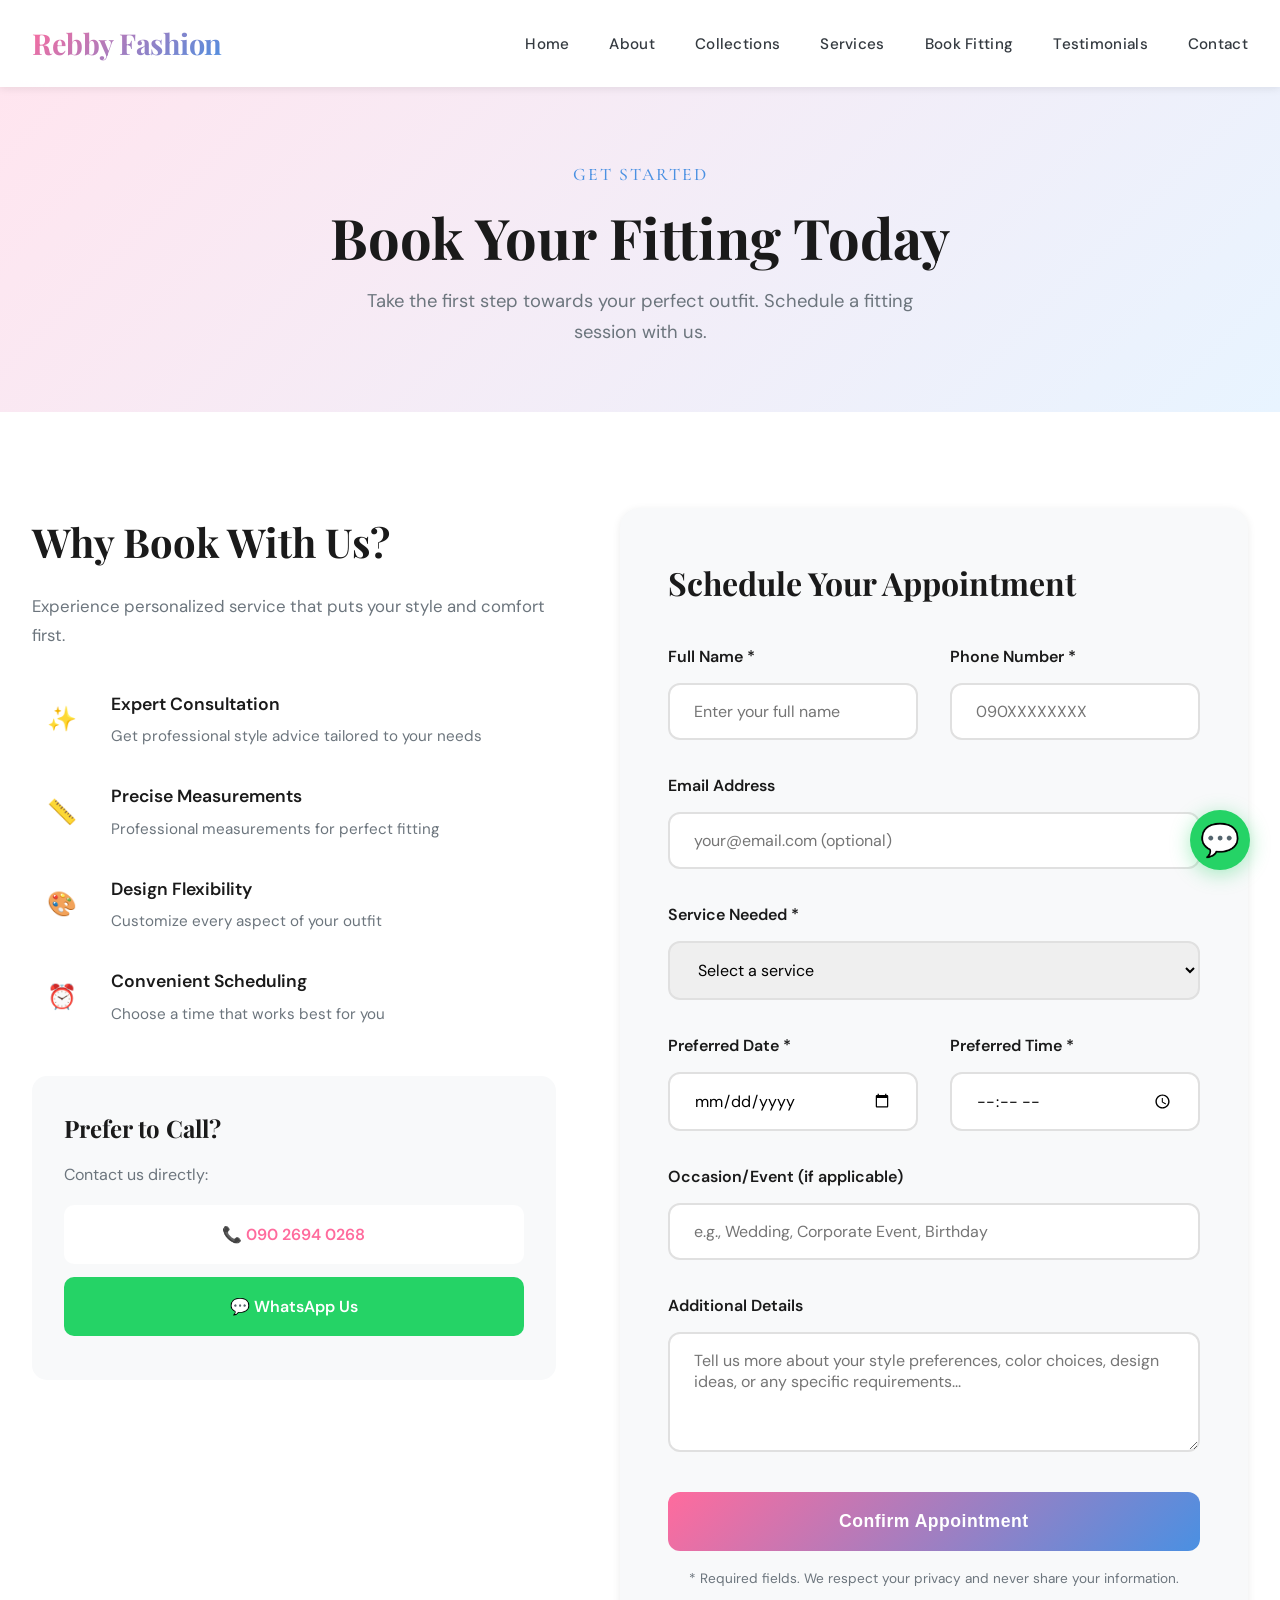
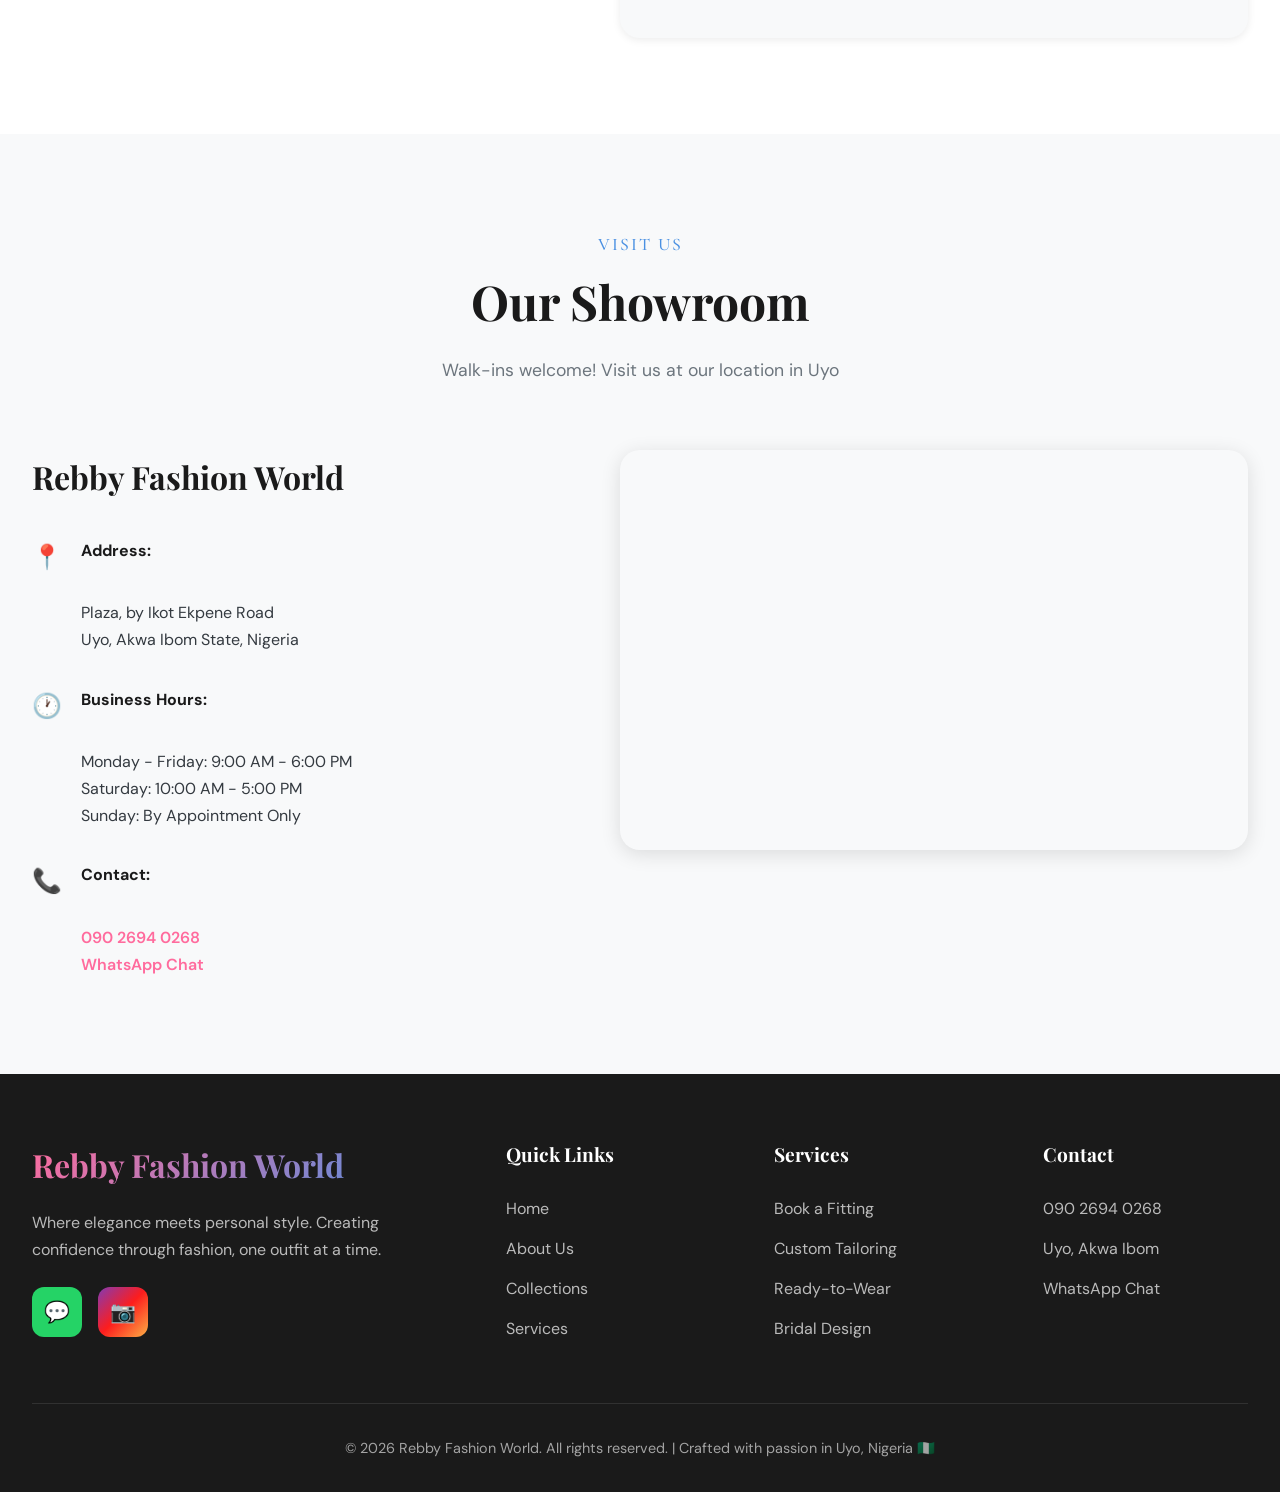
<file: booking.html>
<!DOCTYPE html>
<html lang="en">
<head>
    <meta charset="UTF-8">
    <meta name="viewport" content="width=device-width, initial-scale=1.0">
    <title>Book a Fitting - Rebby Fashion World | Schedule Appointment</title>
    <meta name="description" content="Book your fitting appointment at Rebby Fashion World. Schedule a consultation for custom tailoring, styling, or bridal design in Uyo.">
    
    <link rel="preconnect" href="https://fonts.googleapis.com">
    <link rel="preconnect" href="https://fonts.gstatic.com" crossorigin>
    <link href="https://fonts.googleapis.com/css2?family=Playfair+Display:wght@400;500;600;700;800&family=Cormorant+Garamond:wght@300;400;500;600;700&family=DM+Sans:wght@300;400;500;600;700&display=swap" rel="stylesheet">
    
    <link rel="stylesheet" href="styles.css">
</head>
<body>
    <!-- Navigation -->
    <nav class="nav" id="nav">
        <div class="nav-container">
            <div class="logo">Rebby Fashion</div>
            <ul class="nav-links" id="navLinks">
                <li><a href="index.html">Home</a></li>
                <li><a href="about.html">About</a></li>
                <li><a href="collections.html">Collections</a></li>
                <li><a href="services.html">Services</a></li>
                <li><a href="booking.html">Book Fitting</a></li>
                <li><a href="testimonials.html">Testimonials</a></li>
                <li><a href="contact.html">Contact</a></li>
            </ul>
            <div class="menu-toggle" id="menuToggle">
                <span></span>
                <span></span>
                <span></span>
            </div>
        </div>
    </nav>

    <!-- Page Header -->
    <section class="page-header">
        <div class="container">
            <div class="page-header-content fade-in">
                <div class="section-subtitle">Get Started</div>
                <h1 class="page-title">Book Your Fitting Today</h1>
                <p>Take the first step towards your perfect outfit. Schedule a fitting session with us.</p>
            </div>
        </div>
    </section>

    <!-- Booking Section -->
    <section class="section booking-page">
        <div class="container">
            <div class="booking-wrapper">
                <div class="booking-info fade-in">
                    <h2>Why Book With Us?</h2>
                    <p>Experience personalized service that puts your style and comfort first.</p>
                    
                    <div class="booking-benefits">
                        <div class="benefit-item">
                            <div class="benefit-icon pink">✨</div>
                            <div class="benefit-text">
                                <h4>Expert Consultation</h4>
                                <p>Get professional style advice tailored to your needs</p>
                            </div>
                        </div>
                        
                        <div class="benefit-item">
                            <div class="benefit-icon blue">📏</div>
                            <div class="benefit-text">
                                <h4>Precise Measurements</h4>
                                <p>Professional measurements for perfect fitting</p>
                            </div>
                        </div>
                        
                        <div class="benefit-item">
                            <div class="benefit-icon yellow">🎨</div>
                            <div class="benefit-text">
                                <h4>Design Flexibility</h4>
                                <p>Customize every aspect of your outfit</p>
                            </div>
                        </div>
                        
                        <div class="benefit-item">
                            <div class="benefit-icon pink">⏰</div>
                            <div class="benefit-text">
                                <h4>Convenient Scheduling</h4>
                                <p>Choose a time that works best for you</p>
                            </div>
                        </div>
                    </div>
                    
                    <div class="booking-contact">
                        <h3>Prefer to Call?</h3>
                        <p>Contact us directly:</p>
                        <a href="tel:+2349026940268" class="contact-link">📞 090 2694 0268</a>
                        <a href="https://wa.me/2349026940268" class="contact-link whatsapp-link">💬 WhatsApp Us</a>
                    </div>
                </div>
                
                <div class="booking-form-container fade-in">
                    <form id="bookingForm">
                        <h3>Schedule Your Appointment</h3>
                        
                        <div class="form-row">
                            <div class="form-group">
                                <label for="name">Full Name *</label>
                                <input type="text" id="name" name="name" required placeholder="Enter your full name">
                            </div>
                            <div class="form-group">
                                <label for="phone">Phone Number *</label>
                                <input type="tel" id="phone" name="phone" required placeholder="090XXXXXXXX">
                            </div>
                        </div>
                        
                        <div class="form-group">
                            <label for="email">Email Address</label>
                            <input type="email" id="email" name="email" placeholder="your@email.com (optional)">
                        </div>
                        
                        <div class="form-group">
                            <label for="service">Service Needed *</label>
                            <select id="service" name="service" required>
                                <option value="">Select a service</option>
                                <option value="custom-tailoring">Custom Tailoring</option>
                                <option value="ready-to-wear">Ready-to-Wear Consultation</option>
                                <option value="bridal">Bridal & Occasion Wear</option>
                                <option value="corporate">Corporate Wear</option>
                                <option value="styling">Fashion Styling Consultation</option>
                                <option value="bulk">Bulk/Event Outfits</option>
                                <option value="alterations">Alterations & Adjustments</option>
                            </select>
                        </div>
                        
                        <div class="form-row">
                            <div class="form-group">
                                <label for="date">Preferred Date *</label>
                                <input type="date" id="date" name="date" required>
                            </div>
                            <div class="form-group">
                                <label for="time">Preferred Time *</label>
                                <input type="time" id="time" name="time" required>
                            </div>
                        </div>
                        
                        <div class="form-group">
                            <label for="occasion">Occasion/Event (if applicable)</label>
                            <input type="text" id="occasion" name="occasion" placeholder="e.g., Wedding, Corporate Event, Birthday">
                        </div>
                        
                        <div class="form-group">
                            <label for="message">Additional Details</label>
                            <textarea id="message" name="message" placeholder="Tell us more about your style preferences, color choices, design ideas, or any specific requirements..."></textarea>
                        </div>
                        
                        <button type="submit" class="btn-submit">Confirm Appointment</button>
                        
                        <div class="success-message" id="successMessage">
                            ✓ Your appointment has been successfully booked! We'll contact you shortly to confirm.
                        </div>
                        
                        <p class="form-note">* Required fields. We respect your privacy and never share your information.</p>
                    </form>
                </div>
            </div>
        </div>
    </section>

    <!-- Location Section -->
    <section class="section location-section">
        <div class="container">
            <div class="section-header fade-in">
                <div class="section-subtitle">Visit Us</div>
                <h2 class="section-title">Our Showroom</h2>
                <p class="section-description">Walk-ins welcome! Visit us at our location in Uyo</p>
            </div>
            
            <div class="location-content">
                <div class="location-info fade-in">
                    <h3>Rebby Fashion World</h3>
                    <div class="location-details">
                        <div class="location-item">
                            <span class="location-icon">📍</span>
                            <div>
                                <strong>Address:</strong><br>
                                Plaza, by Ikot Ekpene Road<br>
                                Uyo, Akwa Ibom State, Nigeria
                            </div>
                        </div>
                        
                        <div class="location-item">
                            <span class="location-icon">🕐</span>
                            <div>
                                <strong>Business Hours:</strong><br>
                                Monday - Friday: 9:00 AM - 6:00 PM<br>
                                Saturday: 10:00 AM - 5:00 PM<br>
                                Sunday: By Appointment Only
                            </div>
                        </div>
                        
                        <div class="location-item">
                            <span class="location-icon">📞</span>
                            <div>
                                <strong>Contact:</strong><br>
                                <a href="tel:+2349026940268">090 2694 0268</a><br>
                                <a href="https://wa.me/2349026940268">WhatsApp Chat</a>
                            </div>
                        </div>
                    </div>
                </div>
                
                <div class="map-container fade-in">
                    <iframe src="https://www.google.com/maps/embed?pb=!1m18!1m12!1m3!1d3975.6819887474456!2d7.9285!3d5.0317!2m3!1f0!2f0!3f0!3m2!1i1024!2i768!4f13.1!3m3!1m2!1s0x0%3A0x0!2zNcKwMDEnNTQuMSJOIDfCsDU1JzQyLjYiRQ!5e0!3m2!1sen!2sng!4v1234567890" 
                        allowfullscreen="" 
                        loading="lazy" 
                        referrerpolicy="no-referrer-when-downgrade"
                        title="Rebby Fashion World Location - Uyo, Akwa Ibom">
                    </iframe>
                </div>
            </div>
        </div>
    </section>

    <!-- Footer -->
    <footer class="footer">
        <div class="footer-content">
            <div class="footer-brand">
                <h3>Rebby Fashion World</h3>
                <p>Where elegance meets personal style. Creating confidence through fashion, one outfit at a time.</p>
                <div class="social-links">
                    <a href="https://wa.me/2349026940268" class="social-link whatsapp" target="_blank" aria-label="WhatsApp">💬</a>
                    <a href="#" class="social-link instagram" target="_blank" aria-label="Instagram">📷</a>
                </div>
            </div>
            
            <div class="footer-section">
                <h4>Quick Links</h4>
                <ul class="footer-links">
                    <li><a href="index.html">Home</a></li>
                    <li><a href="about.html">About Us</a></li>
                    <li><a href="collections.html">Collections</a></li>
                    <li><a href="services.html">Services</a></li>
                </ul>
            </div>
            
            <div class="footer-section">
                <h4>Services</h4>
                <ul class="footer-links">
                    <li><a href="booking.html">Book a Fitting</a></li>
                    <li><a href="services.html">Custom Tailoring</a></li>
                    <li><a href="services.html">Ready-to-Wear</a></li>
                    <li><a href="services.html">Bridal Design</a></li>
                </ul>
            </div>
            
            <div class="footer-section">
                <h4>Contact</h4>
                <ul class="footer-links">
                    <li><a href="tel:+2349026940268">090 2694 0268</a></li>
                    <li><a href="contact.html">Uyo, Akwa Ibom</a></li>
                    <li><a href="https://wa.me/2349026940268">WhatsApp Chat</a></li>
                </ul>
            </div>
        </div>
        
        <div class="footer-bottom">
            <p>&copy; 2026 Rebby Fashion World. All rights reserved. | Crafted with passion in Uyo, Nigeria 🇳🇬</p>
        </div>
    </footer>

    <!-- WhatsApp Float Button -->
    <a href="https://wa.me/2349026940268?text=Hi%20Rebby%20Fashion!%20I'm%20interested%20in%20learning%20more%20about%20your%20services." 
       class="whatsapp-float" 
       target="_blank"
       aria-label="Chat on WhatsApp">💬</a>

    <script src="script.js"></script>
</body>
</html>
</file>
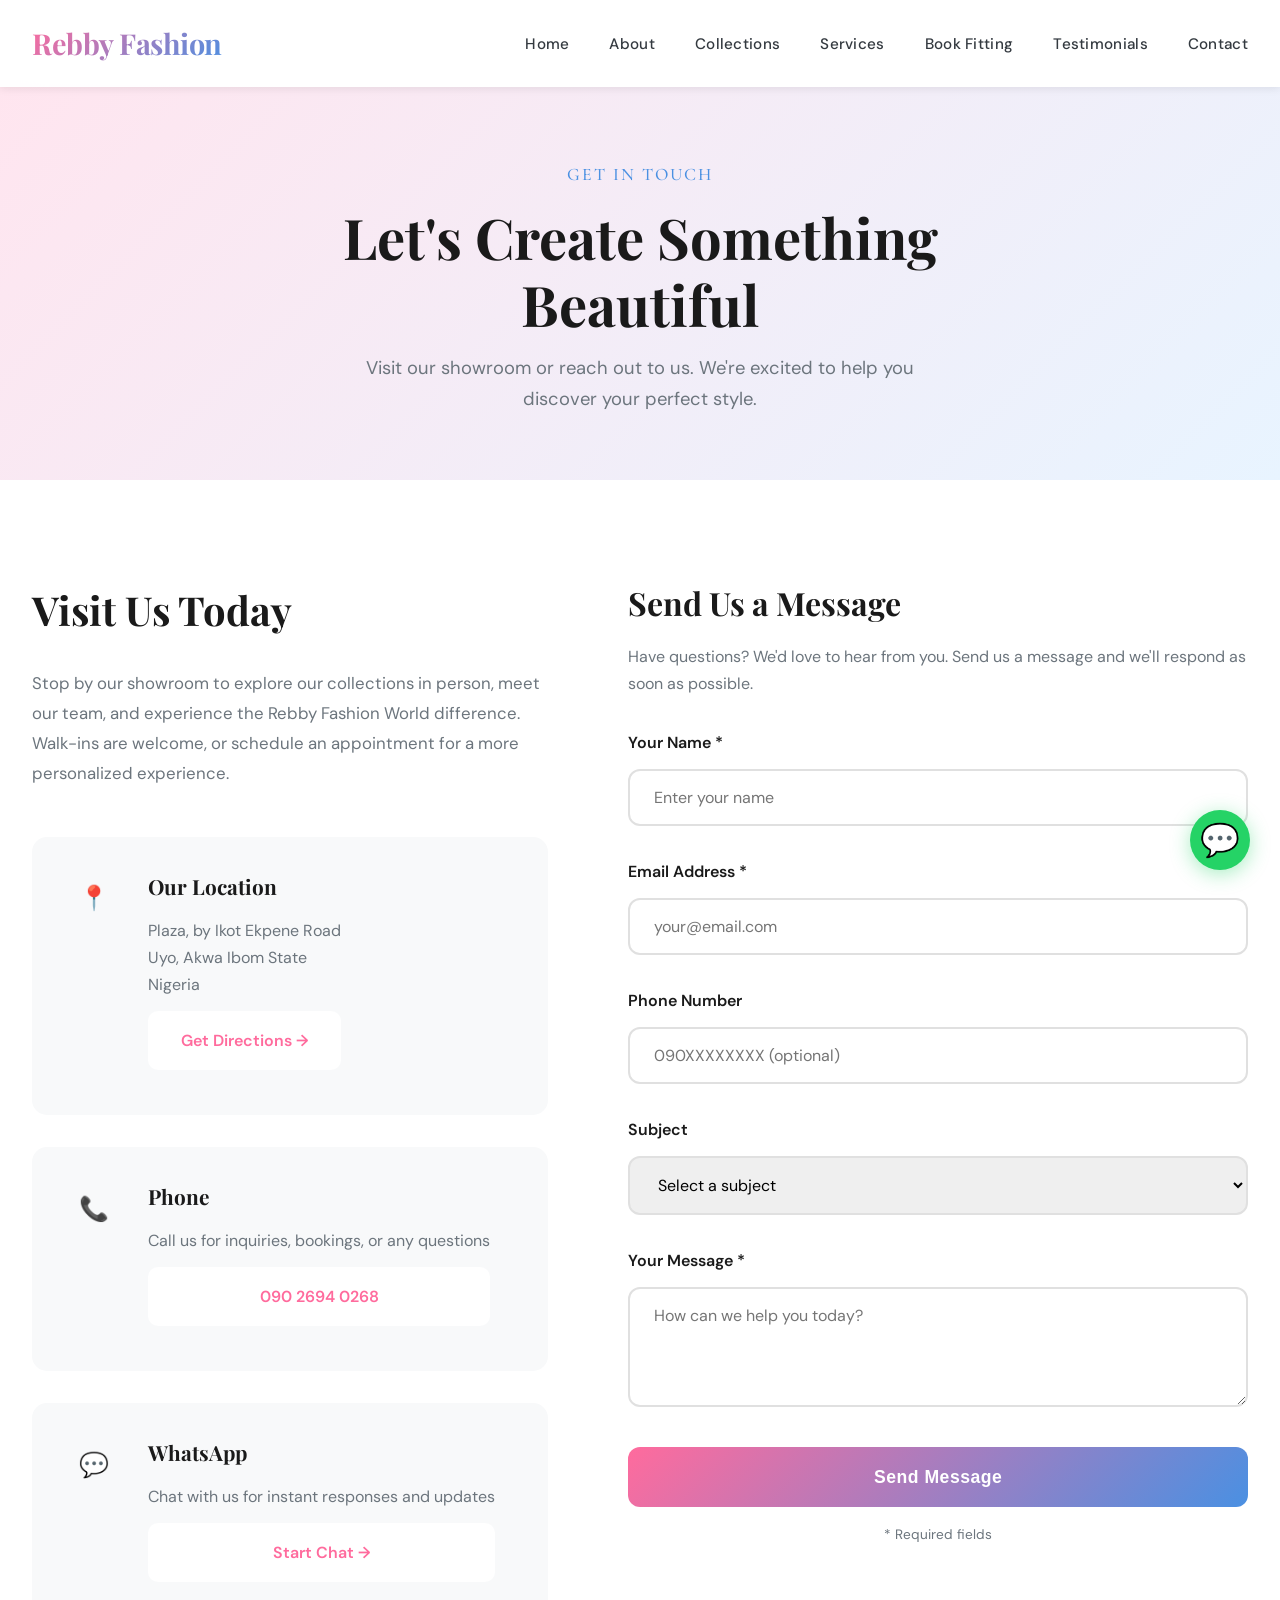
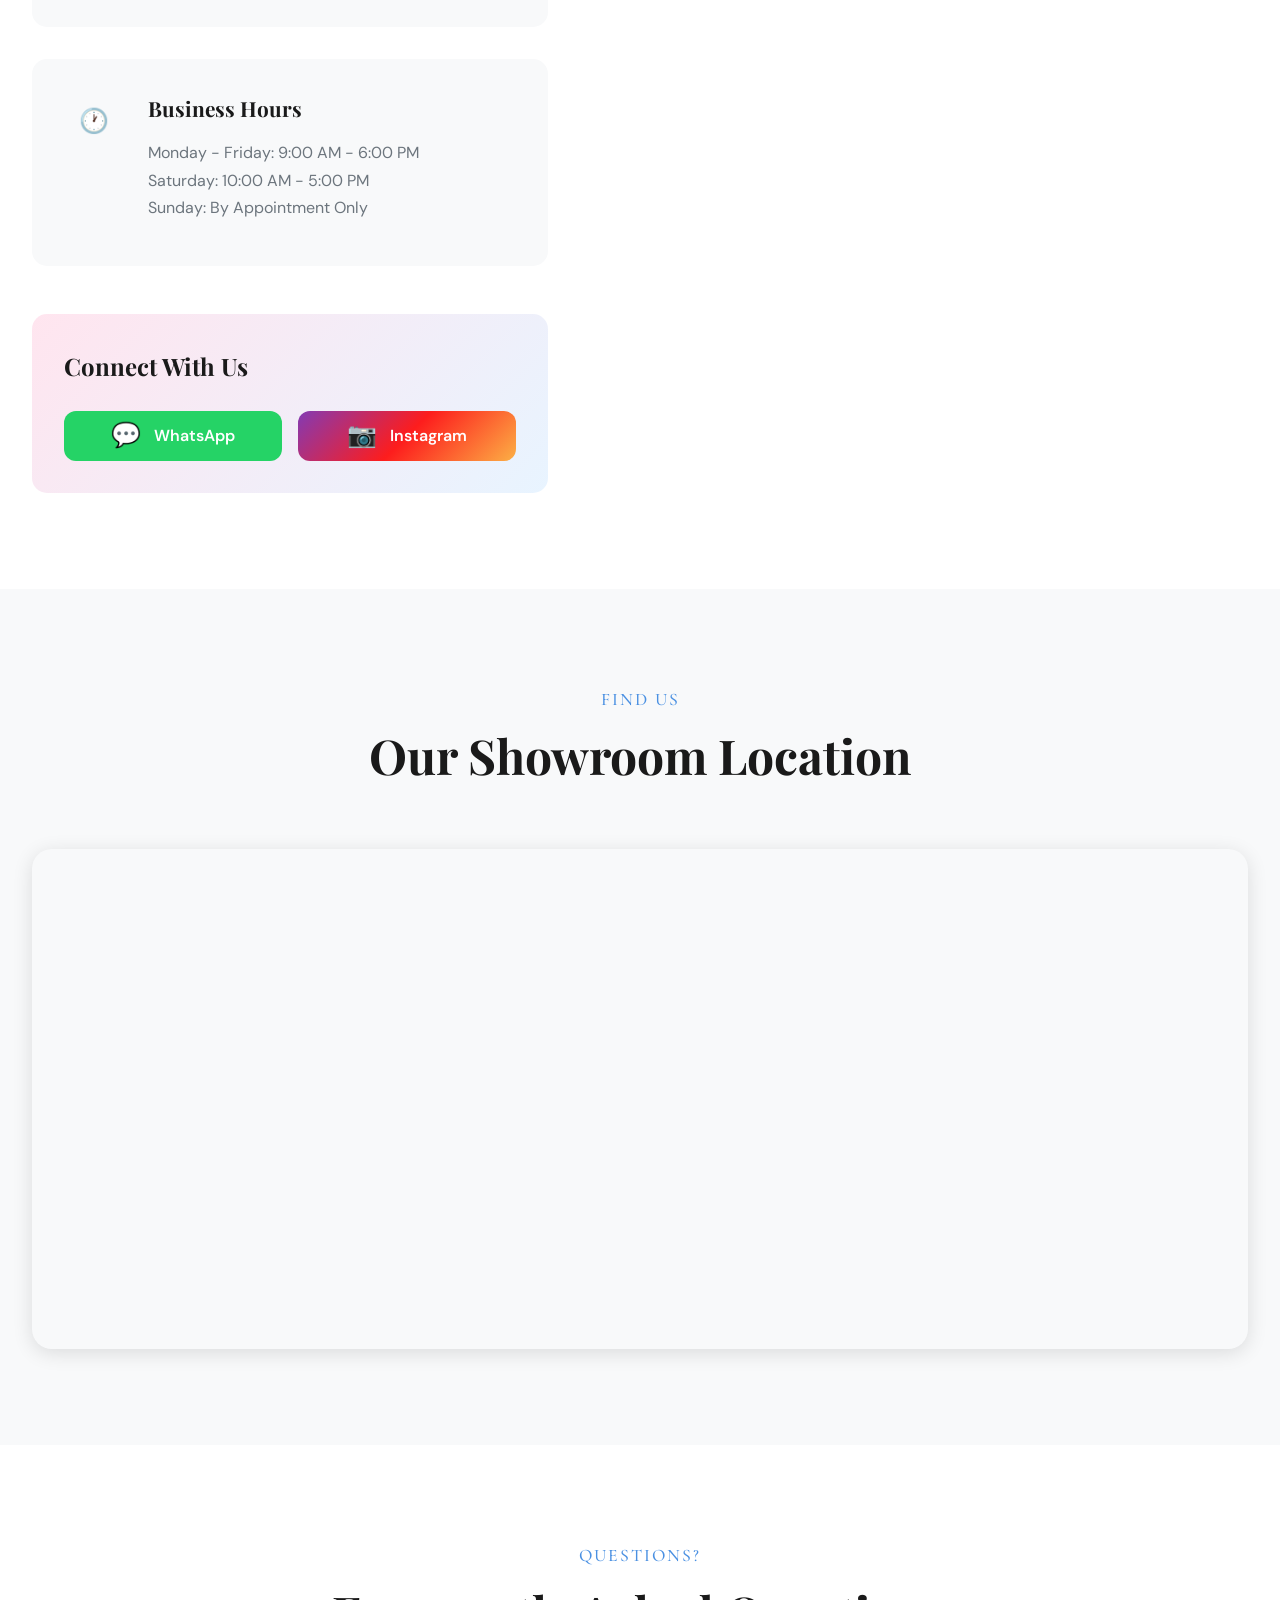
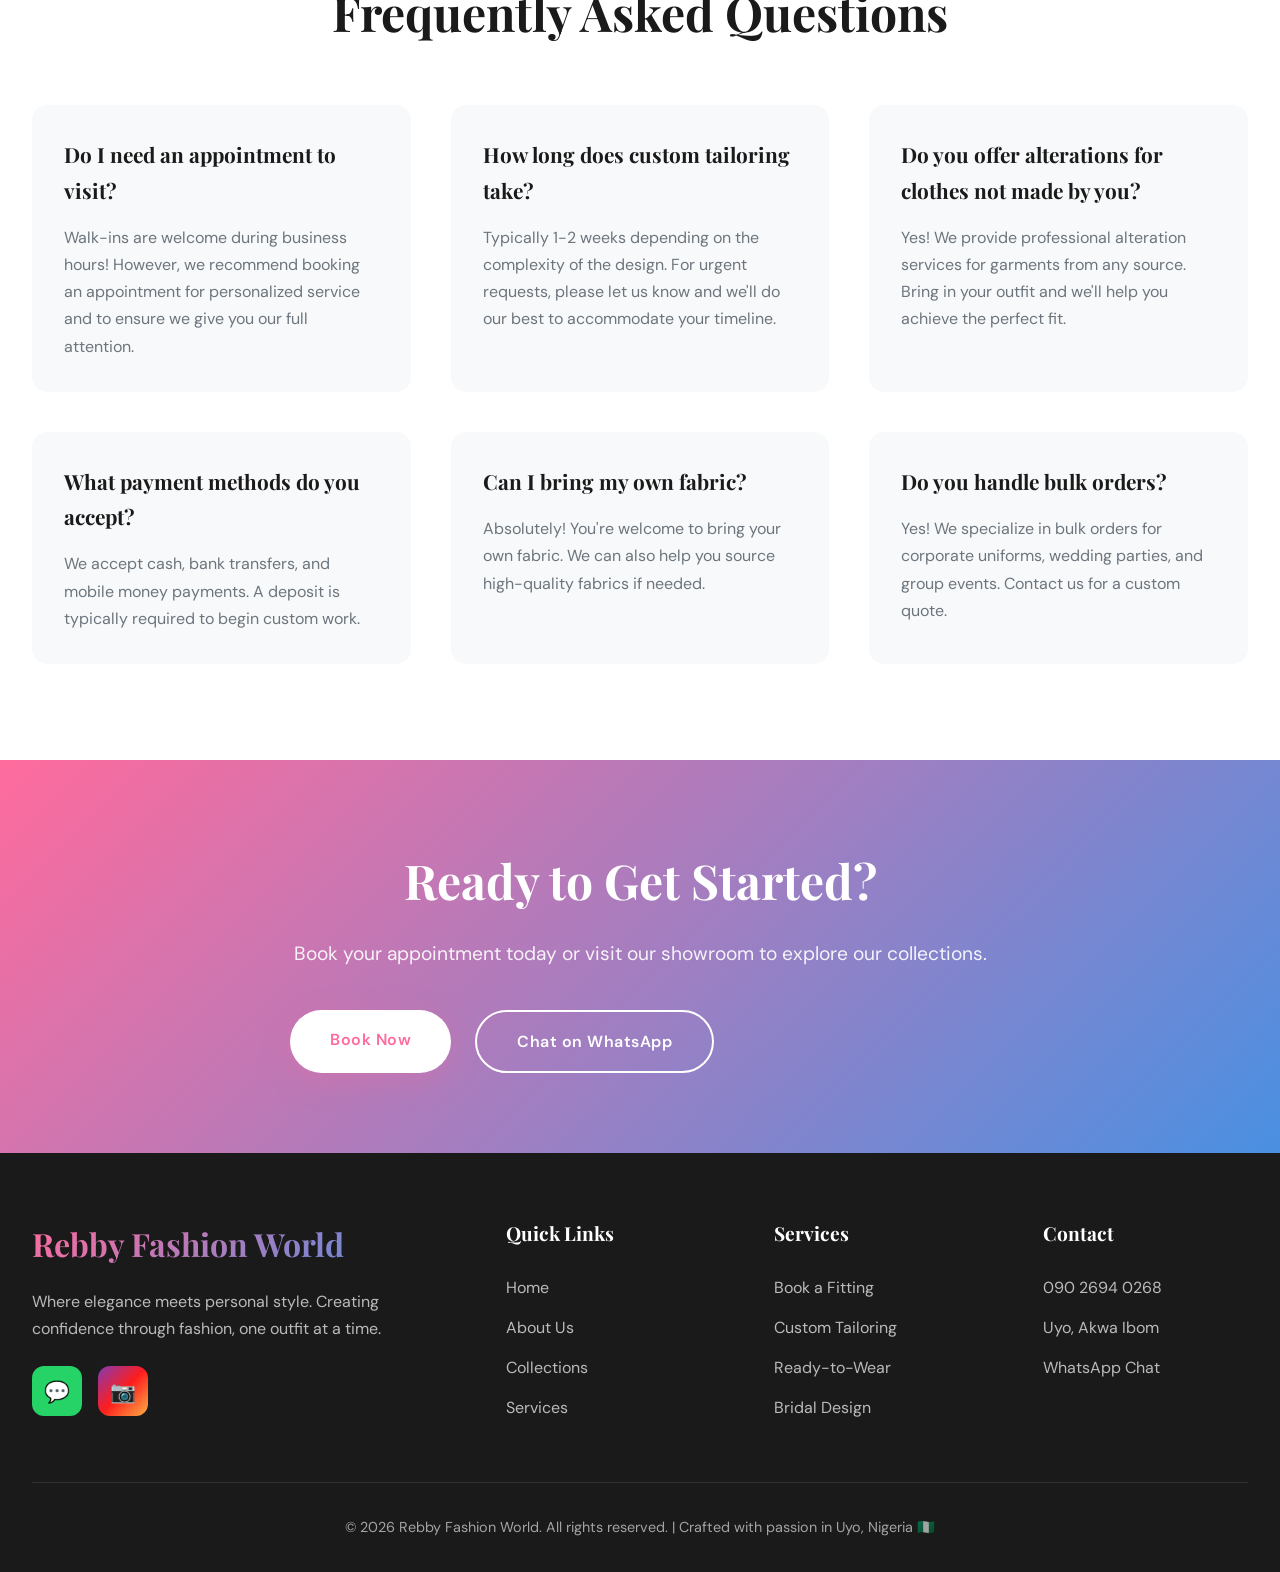
<file: contact.html>
<!DOCTYPE html>
<html lang="en">
<head>
    <meta charset="UTF-8">
    <meta name="viewport" content="width=device-width, initial-scale=1.0">
    <title>Contact Us - Rebby Fashion World | Get In Touch</title>
    <meta name="description" content="Contact Rebby Fashion World in Uyo, Akwa Ibom State. Call, WhatsApp, or visit our showroom at Plaza, Ikot Ekpene Road.">
    
    <link rel="preconnect" href="https://fonts.googleapis.com">
    <link rel="preconnect" href="https://fonts.gstatic.com" crossorigin>
    <link href="https://fonts.googleapis.com/css2?family=Playfair+Display:wght@400;500;600;700;800&family=Cormorant+Garamond:wght@300;400;500;600;700&family=DM+Sans:wght@300;400;500;600;700&display=swap" rel="stylesheet">
    
    <link rel="stylesheet" href="styles.css">
</head>
<body>
    <!-- Navigation -->
    <nav class="nav" id="nav">
        <div class="nav-container">
            <div class="logo">Rebby Fashion</div>
            <ul class="nav-links" id="navLinks">
                <li><a href="index.html">Home</a></li>
                <li><a href="about.html">About</a></li>
                <li><a href="collections.html">Collections</a></li>
                <li><a href="services.html">Services</a></li>
                <li><a href="booking.html">Book Fitting</a></li>
                <li><a href="testimonials.html">Testimonials</a></li>
                <li><a href="contact.html">Contact</a></li>
            </ul>
            <div class="menu-toggle" id="menuToggle">
                <span></span>
                <span></span>
                <span></span>
            </div>
        </div>
    </nav>

    <!-- Page Header -->
    <section class="page-header">
        <div class="container">
            <div class="page-header-content fade-in">
                <div class="section-subtitle">Get In Touch</div>
                <h1 class="page-title">Let's Create Something Beautiful</h1>
                <p>Visit our showroom or reach out to us. We're excited to help you discover your perfect style.</p>
            </div>
        </div>
    </section>

    <!-- Contact Section -->
    <section class="section contact-page">
        <div class="container">
            <div class="contact-grid">
                <div class="contact-info-main fade-in">
                    <h2>Visit Us Today</h2>
                    <p>
                        Stop by our showroom to explore our collections in person, meet our team, and experience 
                        the Rebby Fashion World difference. Walk-ins are welcome, or schedule an appointment for 
                        a more personalized experience.
                    </p>
                    
                    <div class="contact-cards">
                        <div class="contact-card">
                            <div class="contact-card-icon pink">📍</div>
                            <div class="contact-card-content">
                                <h3>Our Location</h3>
                                <p>
                                    Plaza, by Ikot Ekpene Road<br>
                                    Uyo, Akwa Ibom State<br>
                                    Nigeria
                                </p>
                                <a href="https://maps.google.com/?q=Uyo+Akwa+Ibom" target="_blank" class="contact-link">Get Directions →</a>
                            </div>
                        </div>
                        
                        <div class="contact-card">
                            <div class="contact-card-icon blue">📞</div>
                            <div class="contact-card-content">
                                <h3>Phone</h3>
                                <p>Call us for inquiries, bookings, or any questions</p>
                                <a href="tel:+2349026940268" class="contact-link">090 2694 0268</a>
                            </div>
                        </div>
                        
                        <div class="contact-card">
                            <div class="contact-card-icon yellow">💬</div>
                            <div class="contact-card-content">
                                <h3>WhatsApp</h3>
                                <p>Chat with us for instant responses and updates</p>
                                <a href="https://wa.me/2349026940268" target="_blank" class="contact-link">Start Chat →</a>
                            </div>
                        </div>
                        
                        <div class="contact-card">
                            <div class="contact-card-icon pink">🕐</div>
                            <div class="contact-card-content">
                                <h3>Business Hours</h3>
                                <p>
                                    Monday - Friday: 9:00 AM - 6:00 PM<br>
                                    Saturday: 10:00 AM - 5:00 PM<br>
                                    Sunday: By Appointment Only
                                </p>
                            </div>
                        </div>
                    </div>
                    
                    <div class="social-connect">
                        <h3>Connect With Us</h3>
                        <div class="social-links-large">
                            <a href="https://wa.me/2349026940268" class="social-link whatsapp" target="_blank">
                                <span class="social-icon">💬</span>
                                <span class="social-text">WhatsApp</span>
                            </a>
                            <a href="#" class="social-link instagram" target="_blank">
                                <span class="social-icon">📷</span>
                                <span class="social-text">Instagram</span>
                            </a>
                        </div>
                    </div>
                </div>
                
                <div class="contact-form-section fade-in">
                    <div class="contact-form-header">
                        <h3>Send Us a Message</h3>
                        <p>Have questions? We'd love to hear from you. Send us a message and we'll respond as soon as possible.</p>
                    </div>
                    
                    <form id="contactForm">
                        <div class="form-group">
                            <label for="name">Your Name *</label>
                            <input type="text" id="name" name="name" required placeholder="Enter your name">
                        </div>
                        
                        <div class="form-group">
                            <label for="email">Email Address *</label>
                            <input type="email" id="email" name="email" required placeholder="your@email.com">
                        </div>
                        
                        <div class="form-group">
                            <label for="phone">Phone Number</label>
                            <input type="tel" id="phone" name="phone" placeholder="090XXXXXXXX (optional)">
                        </div>
                        
                        <div class="form-group">
                            <label for="subject">Subject</label>
                            <select id="subject" name="subject">
                                <option value="">Select a subject</option>
                                <option value="general">General Inquiry</option>
                                <option value="booking">Booking Inquiry</option>
                                <option value="custom">Custom Tailoring</option>
                                <option value="bridal">Bridal Services</option>
                                <option value="bulk">Bulk Orders</option>
                                <option value="feedback">Feedback</option>
                                <option value="other">Other</option>
                            </select>
                        </div>
                        
                        <div class="form-group">
                            <label for="message">Your Message *</label>
                            <textarea id="message" name="message" required placeholder="How can we help you today?"></textarea>
                        </div>
                        
                        <button type="submit" class="btn-submit">Send Message</button>
                        
                        <div class="success-message" id="successMessage">
                            ✓ Thank you! Your message has been sent. We'll get back to you soon.
                        </div>
                        
                        <p class="form-note">* Required fields</p>
                    </form>
                </div>
            </div>
        </div>
    </section>

    <!-- Map Section -->
    <section class="section map-section">
        <div class="container">
            <div class="section-header fade-in">
                <div class="section-subtitle">Find Us</div>
                <h2 class="section-title">Our Showroom Location</h2>
            </div>
            
            <div class="map-container-large fade-in">
                <iframe src="https://www.google.com/maps/embed?pb=!1m18!1m12!1m3!1d3975.6819887474456!2d7.9285!3d5.0317!2m3!1f0!2f0!3f0!3m2!1i1024!2i768!4f13.1!3m3!1m2!1s0x0%3A0x0!2zNcKwMDEnNTQuMSJOIDfCsDU1JzQyLjYiRQ!5e0!3m2!1sen!2sng!4v1234567890" 
                    allowfullscreen="" 
                    loading="lazy" 
                    referrerpolicy="no-referrer-when-downgrade"
                    title="Rebby Fashion World Location - Uyo, Akwa Ibom">
                </iframe>
            </div>
        </div>
    </section>

    <!-- FAQ Section -->
    <section class="section faq-section">
        <div class="container">
            <div class="section-header fade-in">
                <div class="section-subtitle">Questions?</div>
                <h2 class="section-title">Frequently Asked Questions</h2>
            </div>
            
            <div class="faq-grid">
                <div class="faq-item fade-in">
                    <h3>Do I need an appointment to visit?</h3>
                    <p>Walk-ins are welcome during business hours! However, we recommend booking an appointment for personalized service and to ensure we give you our full attention.</p>
                </div>
                
                <div class="faq-item fade-in">
                    <h3>How long does custom tailoring take?</h3>
                    <p>Typically 1-2 weeks depending on the complexity of the design. For urgent requests, please let us know and we'll do our best to accommodate your timeline.</p>
                </div>
                
                <div class="faq-item fade-in">
                    <h3>Do you offer alterations for clothes not made by you?</h3>
                    <p>Yes! We provide professional alteration services for garments from any source. Bring in your outfit and we'll help you achieve the perfect fit.</p>
                </div>
                
                <div class="faq-item fade-in">
                    <h3>What payment methods do you accept?</h3>
                    <p>We accept cash, bank transfers, and mobile money payments. A deposit is typically required to begin custom work.</p>
                </div>
                
                <div class="faq-item fade-in">
                    <h3>Can I bring my own fabric?</h3>
                    <p>Absolutely! You're welcome to bring your own fabric. We can also help you source high-quality fabrics if needed.</p>
                </div>
                
                <div class="faq-item fade-in">
                    <h3>Do you handle bulk orders?</h3>
                    <p>Yes! We specialize in bulk orders for corporate uniforms, wedding parties, and group events. Contact us for a custom quote.</p>
                </div>
            </div>
        </div>
    </section>

    <!-- CTA Section -->
    <section class="cta-section">
        <div class="container">
            <div class="cta-content fade-in">
                <h2>Ready to Get Started?</h2>
                <p>Book your appointment today or visit our showroom to explore our collections.</p>
                <div class="cta-buttons">
                    <a href="booking.html" class="btn btn-primary">Book Now</a>
                    <a href="https://wa.me/2349026940268" class="btn btn-secondary">Chat on WhatsApp</a>
                </div>
            </div>
        </div>
    </section>

    <!-- Footer -->
    <footer class="footer">
        <div class="footer-content">
            <div class="footer-brand">
                <h3>Rebby Fashion World</h3>
                <p>Where elegance meets personal style. Creating confidence through fashion, one outfit at a time.</p>
                <div class="social-links">
                    <a href="https://wa.me/2349026940268" class="social-link whatsapp" target="_blank" aria-label="WhatsApp">💬</a>
                    <a href="#" class="social-link instagram" target="_blank" aria-label="Instagram">📷</a>
                </div>
            </div>
            
            <div class="footer-section">
                <h4>Quick Links</h4>
                <ul class="footer-links">
                    <li><a href="index.html">Home</a></li>
                    <li><a href="about.html">About Us</a></li>
                    <li><a href="collections.html">Collections</a></li>
                    <li><a href="services.html">Services</a></li>
                </ul>
            </div>
            
            <div class="footer-section">
                <h4>Services</h4>
                <ul class="footer-links">
                    <li><a href="booking.html">Book a Fitting</a></li>
                    <li><a href="services.html">Custom Tailoring</a></li>
                    <li><a href="services.html">Ready-to-Wear</a></li>
                    <li><a href="services.html">Bridal Design</a></li>
                </ul>
            </div>
            
            <div class="footer-section">
                <h4>Contact</h4>
                <ul class="footer-links">
                    <li><a href="tel:+2349026940268">090 2694 0268</a></li>
                    <li><a href="contact.html">Uyo, Akwa Ibom</a></li>
                    <li><a href="https://wa.me/2349026940268">WhatsApp Chat</a></li>
                </ul>
            </div>
        </div>
        
        <div class="footer-bottom">
            <p>&copy; 2026 Rebby Fashion World. All rights reserved. | Crafted with passion in Uyo, Nigeria 🇳🇬</p>
        </div>
    </footer>

    <!-- WhatsApp Float Button -->
    <a href="https://wa.me/2349026940268?text=Hi%20Rebby%20Fashion!%20I'm%20interested%20in%20learning%20more%20about%20your%20services." 
       class="whatsapp-float" 
       target="_blank"
       aria-label="Chat on WhatsApp">💬</a>

    <script src="script.js"></script>
</body>
</html>
</file>
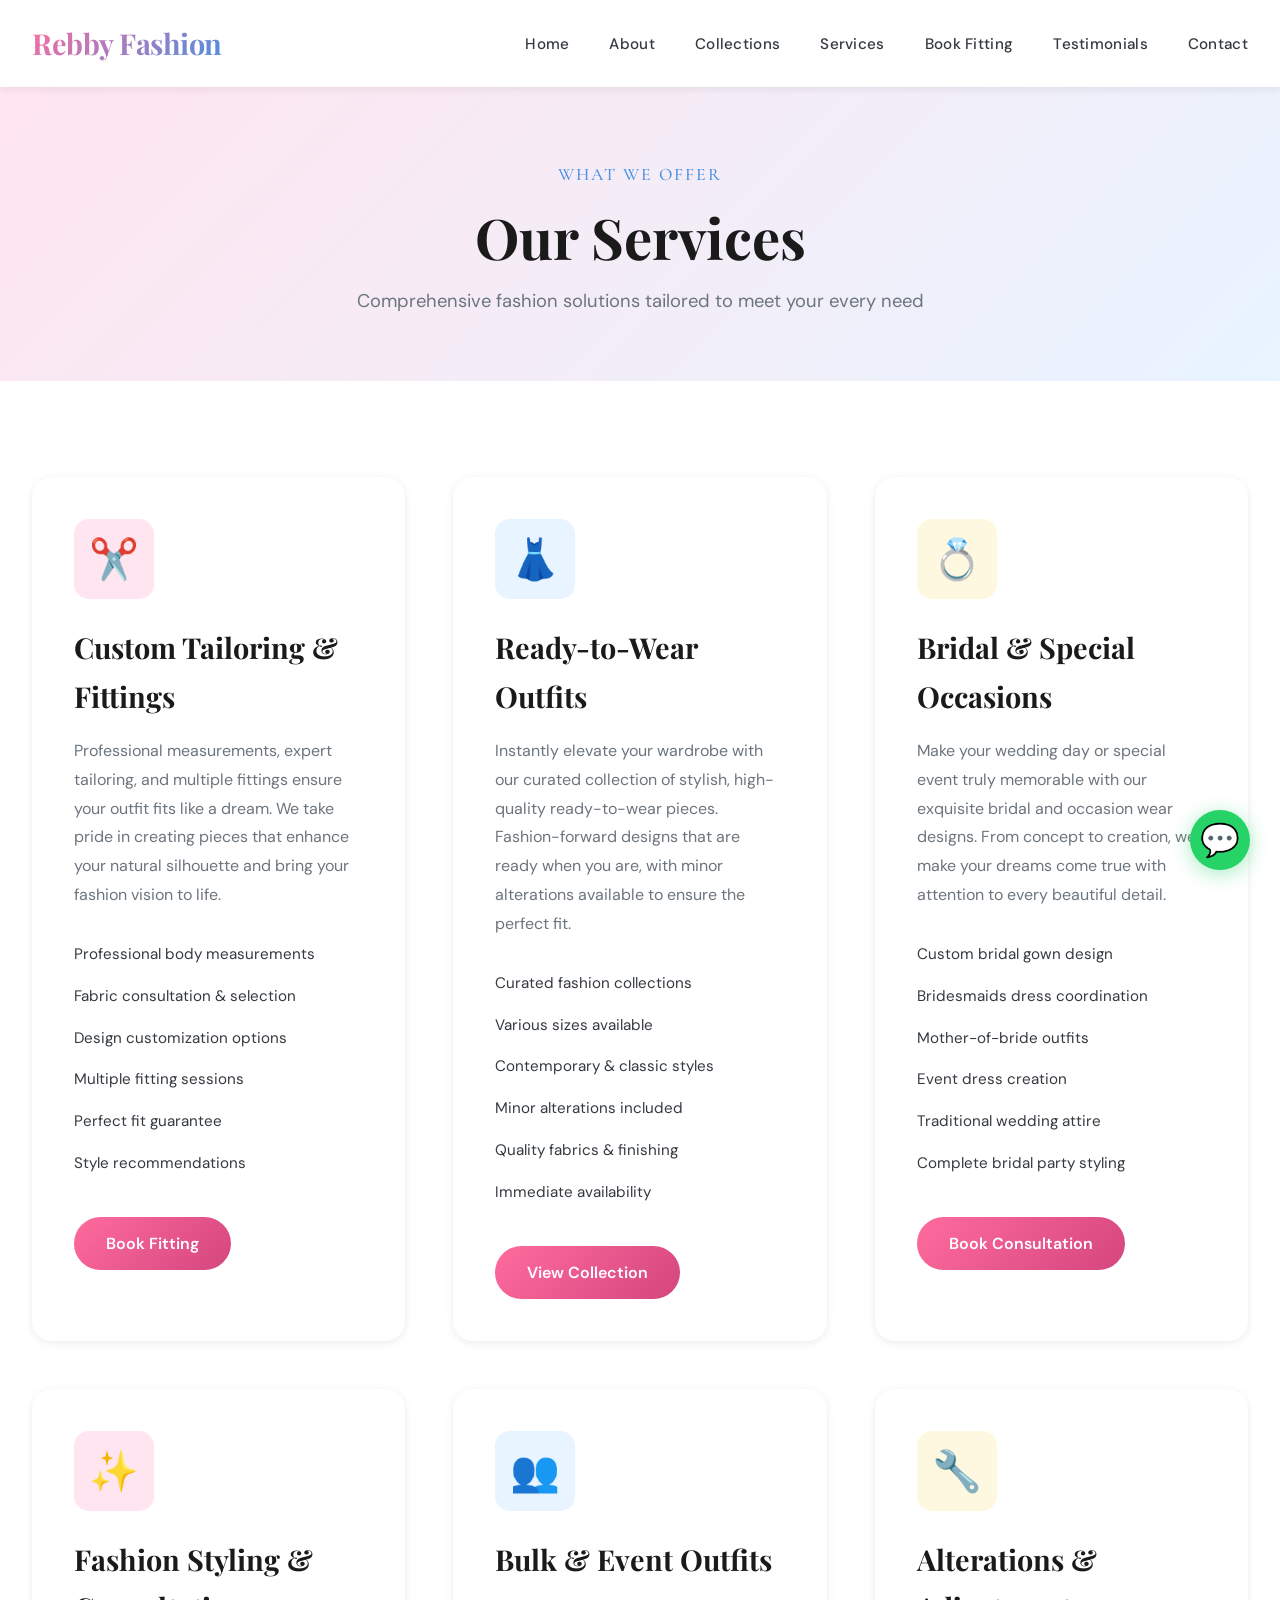
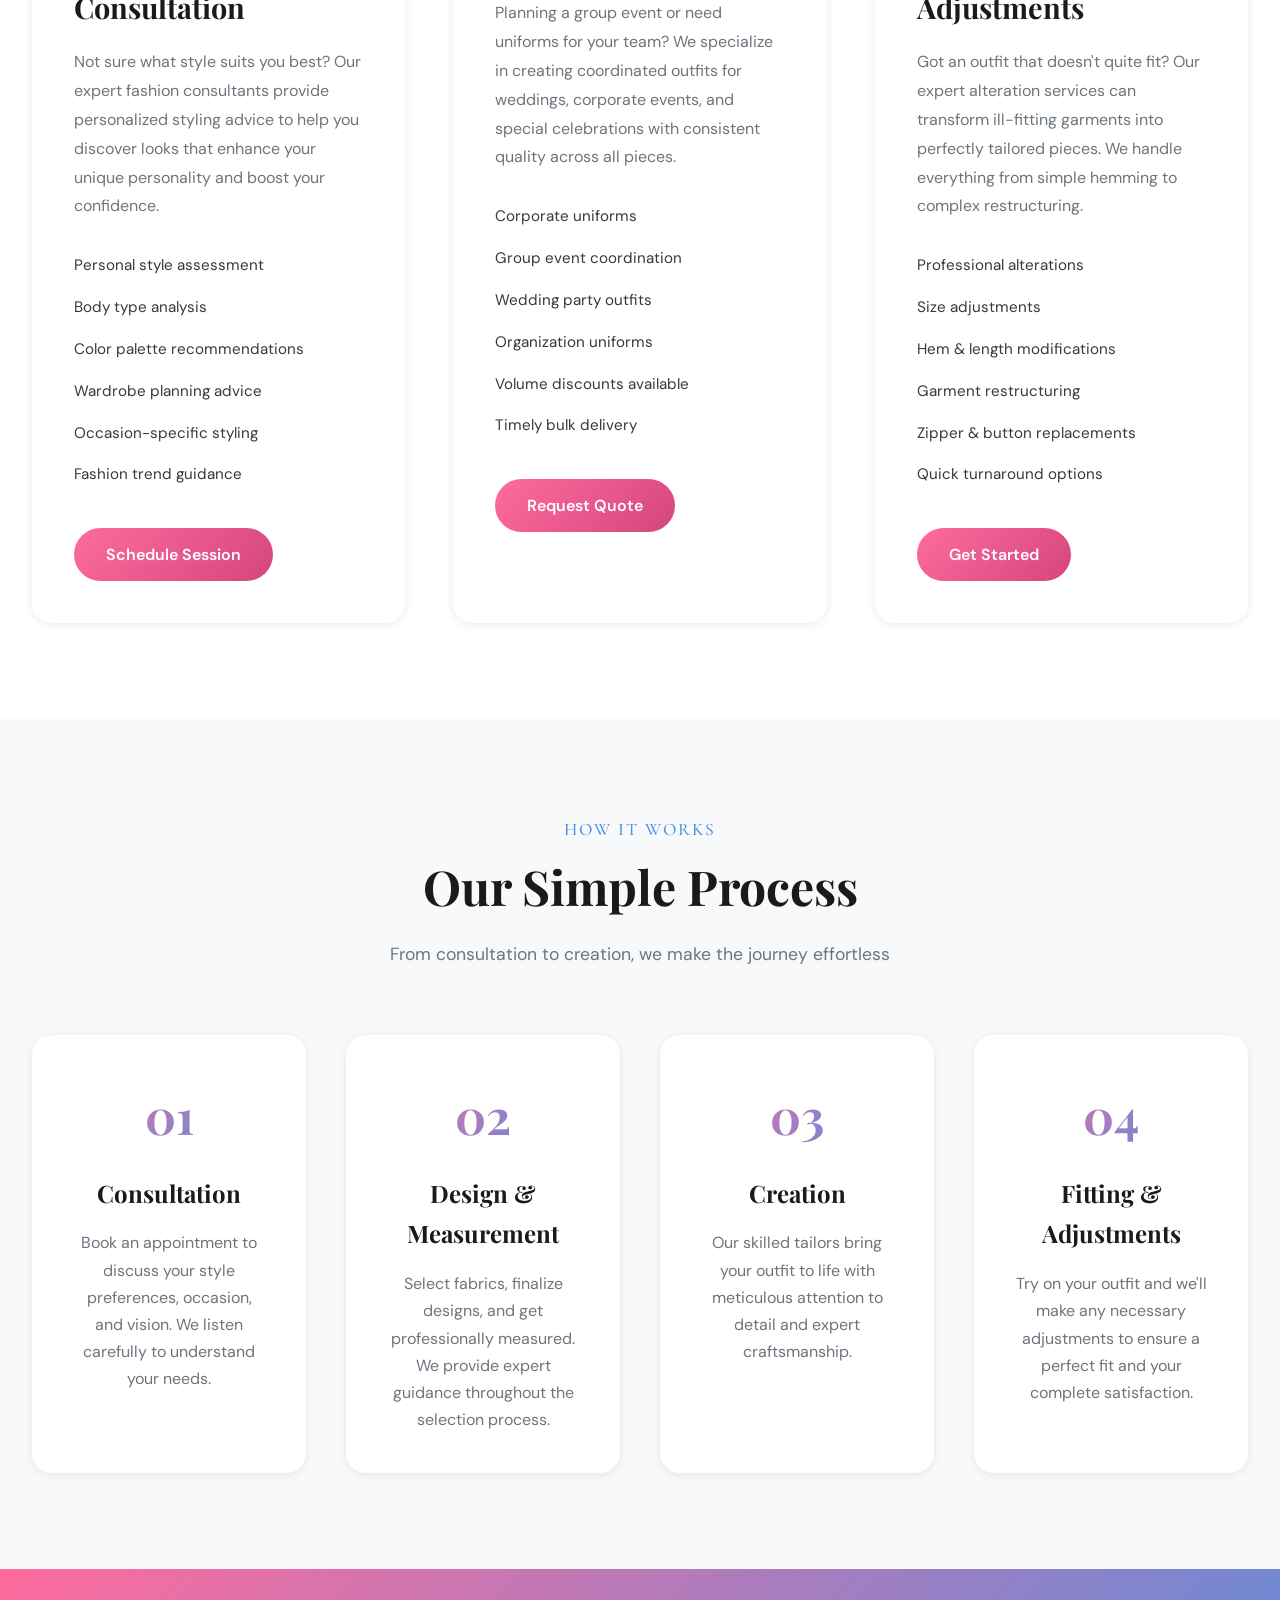
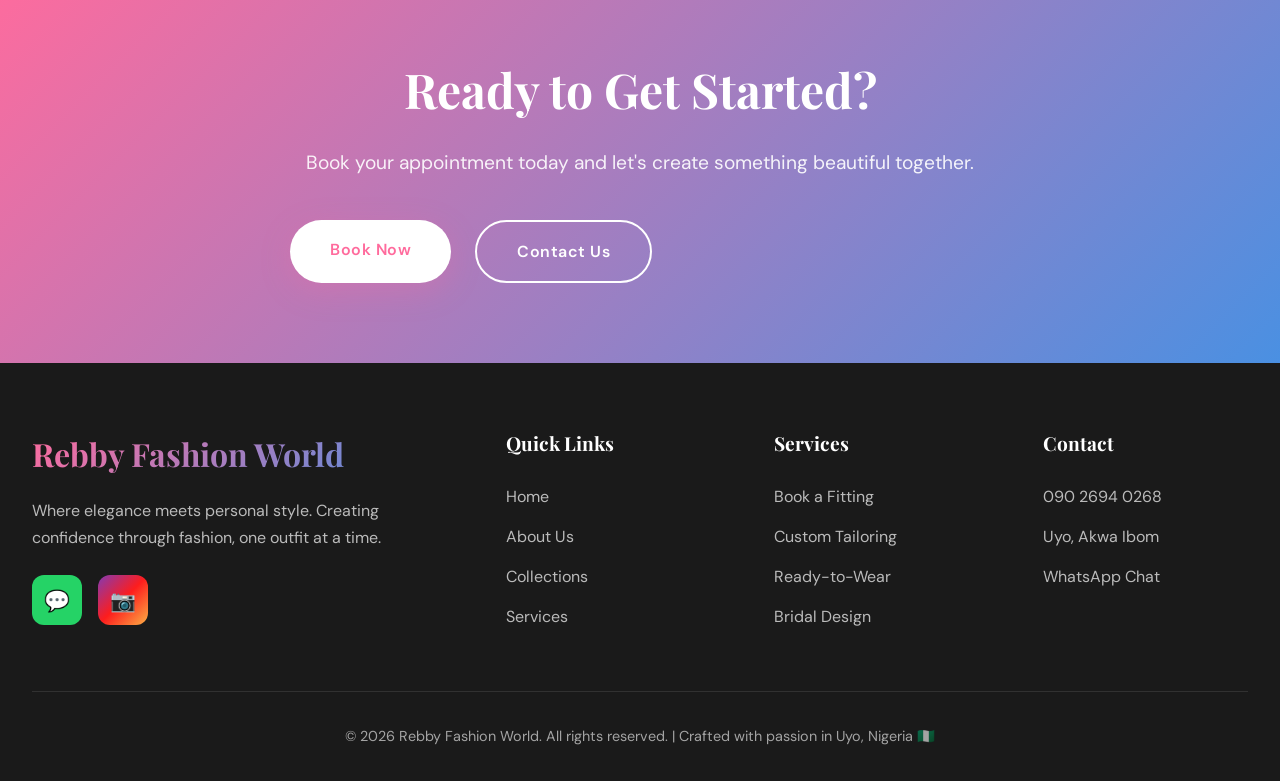
<file: services.html>
<!DOCTYPE html>
<html lang="en">
<head>
    <meta charset="UTF-8">
    <meta name="viewport" content="width=device-width, initial-scale=1.0">
    <title>Services - Rebby Fashion World | Fashion Services in Uyo</title>
    <meta name="description" content="Discover our fashion services: Custom Tailoring, Ready-to-Wear, Bridal Design, Fashion Styling, and Bulk Orders in Uyo, Nigeria.">
    
    <link rel="preconnect" href="https://fonts.googleapis.com">
    <link rel="preconnect" href="https://fonts.gstatic.com" crossorigin>
    <link href="https://fonts.googleapis.com/css2?family=Playfair+Display:wght@400;500;600;700;800&family=Cormorant+Garamond:wght@300;400;500;600;700&family=DM+Sans:wght@300;400;500;600;700&display=swap" rel="stylesheet">
    
    <link rel="stylesheet" href="styles.css">
</head>
<body>
    <!-- Navigation -->
    <nav class="nav" id="nav">
        <div class="nav-container">
            <div class="logo">Rebby Fashion</div>
            <ul class="nav-links" id="navLinks">
                <li><a href="index.html">Home</a></li>
                <li><a href="about.html">About</a></li>
                <li><a href="collections.html">Collections</a></li>
                <li><a href="services.html">Services</a></li>
                <li><a href="booking.html">Book Fitting</a></li>
                <li><a href="testimonials.html">Testimonials</a></li>
                <li><a href="contact.html">Contact</a></li>
            </ul>
            <div class="menu-toggle" id="menuToggle">
                <span></span>
                <span></span>
                <span></span>
            </div>
        </div>
    </nav>

    <!-- Page Header -->
    <section class="page-header">
        <div class="container">
            <div class="page-header-content fade-in">
                <div class="section-subtitle">What We Offer</div>
                <h1 class="page-title">Our Services</h1>
                <p>Comprehensive fashion solutions tailored to meet your every need</p>
            </div>
        </div>
    </section>

    <!-- Services Section -->
    <section class="section services-detail">
        <div class="container">
            <div class="services-grid-detail">
                <div class="service-detail-card fade-in">
                    <div class="service-detail-icon pink">✂️</div>
                    <h3>Custom Tailoring & Fittings</h3>
                    <p>
                        Professional measurements, expert tailoring, and multiple fittings ensure your outfit 
                        fits like a dream. We take pride in creating pieces that enhance your natural silhouette 
                        and bring your fashion vision to life.
                    </p>
                    <ul class="service-features">
                        <li>Professional body measurements</li>
                        <li>Fabric consultation & selection</li>
                        <li>Design customization options</li>
                        <li>Multiple fitting sessions</li>
                        <li>Perfect fit guarantee</li>
                        <li>Style recommendations</li>
                    </ul>
                    <a href="booking.html" class="btn-service">Book Fitting</a>
                </div>
                
                <div class="service-detail-card fade-in">
                    <div class="service-detail-icon blue">👗</div>
                    <h3>Ready-to-Wear Outfits</h3>
                    <p>
                        Instantly elevate your wardrobe with our curated collection of stylish, high-quality 
                        ready-to-wear pieces. Fashion-forward designs that are ready when you are, with minor 
                        alterations available to ensure the perfect fit.
                    </p>
                    <ul class="service-features">
                        <li>Curated fashion collections</li>
                        <li>Various sizes available</li>
                        <li>Contemporary & classic styles</li>
                        <li>Minor alterations included</li>
                        <li>Quality fabrics & finishing</li>
                        <li>Immediate availability</li>
                    </ul>
                    <a href="collections.html" class="btn-service">View Collection</a>
                </div>
                
                <div class="service-detail-card fade-in">
                    <div class="service-detail-icon yellow">💍</div>
                    <h3>Bridal & Special Occasions</h3>
                    <p>
                        Make your wedding day or special event truly memorable with our exquisite bridal and 
                        occasion wear designs. From concept to creation, we make your dreams come true with 
                        attention to every beautiful detail.
                    </p>
                    <ul class="service-features">
                        <li>Custom bridal gown design</li>
                        <li>Bridesmaids dress coordination</li>
                        <li>Mother-of-bride outfits</li>
                        <li>Event dress creation</li>
                        <li>Traditional wedding attire</li>
                        <li>Complete bridal party styling</li>
                    </ul>
                    <a href="booking.html" class="btn-service">Book Consultation</a>
                </div>
                
                <div class="service-detail-card fade-in">
                    <div class="service-detail-icon pink">✨</div>
                    <h3>Fashion Styling & Consultation</h3>
                    <p>
                        Not sure what style suits you best? Our expert fashion consultants provide personalized 
                        styling advice to help you discover looks that enhance your unique personality and boost 
                        your confidence.
                    </p>
                    <ul class="service-features">
                        <li>Personal style assessment</li>
                        <li>Body type analysis</li>
                        <li>Color palette recommendations</li>
                        <li>Wardrobe planning advice</li>
                        <li>Occasion-specific styling</li>
                        <li>Fashion trend guidance</li>
                    </ul>
                    <a href="booking.html" class="btn-service">Schedule Session</a>
                </div>
                
                <div class="service-detail-card fade-in">
                    <div class="service-detail-icon blue">👥</div>
                    <h3>Bulk & Event Outfits</h3>
                    <p>
                        Planning a group event or need uniforms for your team? We specialize in creating 
                        coordinated outfits for weddings, corporate events, and special celebrations with 
                        consistent quality across all pieces.
                    </p>
                    <ul class="service-features">
                        <li>Corporate uniforms</li>
                        <li>Group event coordination</li>
                        <li>Wedding party outfits</li>
                        <li>Organization uniforms</li>
                        <li>Volume discounts available</li>
                        <li>Timely bulk delivery</li>
                    </ul>
                    <a href="contact.html" class="btn-service">Request Quote</a>
                </div>

                <div class="service-detail-card fade-in">
                    <div class="service-detail-icon yellow">🔧</div>
                    <h3>Alterations & Adjustments</h3>
                    <p>
                        Got an outfit that doesn't quite fit? Our expert alteration services can transform 
                        ill-fitting garments into perfectly tailored pieces. We handle everything from simple 
                        hemming to complex restructuring.
                    </p>
                    <ul class="service-features">
                        <li>Professional alterations</li>
                        <li>Size adjustments</li>
                        <li>Hem & length modifications</li>
                        <li>Garment restructuring</li>
                        <li>Zipper & button replacements</li>
                        <li>Quick turnaround options</li>
                    </ul>
                    <a href="contact.html" class="btn-service">Get Started</a>
                </div>
            </div>
        </div>
    </section>

    <!-- Process Section -->
    <section class="section process-section">
        <div class="container">
            <div class="section-header fade-in">
                <div class="section-subtitle">How It Works</div>
                <h2 class="section-title">Our Simple Process</h2>
                <p class="section-description">From consultation to creation, we make the journey effortless</p>
            </div>
            
            <div class="process-grid">
                <div class="process-step fade-in">
                    <div class="process-number">01</div>
                    <h3>Consultation</h3>
                    <p>Book an appointment to discuss your style preferences, occasion, and vision. We listen carefully to understand your needs.</p>
                </div>
                
                <div class="process-step fade-in">
                    <div class="process-number">02</div>
                    <h3>Design & Measurement</h3>
                    <p>Select fabrics, finalize designs, and get professionally measured. We provide expert guidance throughout the selection process.</p>
                </div>
                
                <div class="process-step fade-in">
                    <div class="process-number">03</div>
                    <h3>Creation</h3>
                    <p>Our skilled tailors bring your outfit to life with meticulous attention to detail and expert craftsmanship.</p>
                </div>
                
                <div class="process-step fade-in">
                    <div class="process-number">04</div>
                    <h3>Fitting & Adjustments</h3>
                    <p>Try on your outfit and we'll make any necessary adjustments to ensure a perfect fit and your complete satisfaction.</p>
                </div>
            </div>
        </div>
    </section>

    <!-- CTA Section -->
    <section class="cta-section">
        <div class="container">
            <div class="cta-content fade-in">
                <h2>Ready to Get Started?</h2>
                <p>Book your appointment today and let's create something beautiful together.</p>
                <div class="cta-buttons">
                    <a href="booking.html" class="btn btn-primary">Book Now</a>
                    <a href="contact.html" class="btn btn-secondary">Contact Us</a>
                </div>
            </div>
        </div>
    </section>

    <!-- Footer -->
    <footer class="footer">
        <div class="footer-content">
            <div class="footer-brand">
                <h3>Rebby Fashion World</h3>
                <p>Where elegance meets personal style. Creating confidence through fashion, one outfit at a time.</p>
                <div class="social-links">
                    <a href="https://wa.me/2349026940268" class="social-link whatsapp" target="_blank" aria-label="WhatsApp">💬</a>
                    <a href="#" class="social-link instagram" target="_blank" aria-label="Instagram">📷</a>
                </div>
            </div>
            
            <div class="footer-section">
                <h4>Quick Links</h4>
                <ul class="footer-links">
                    <li><a href="index.html">Home</a></li>
                    <li><a href="about.html">About Us</a></li>
                    <li><a href="collections.html">Collections</a></li>
                    <li><a href="services.html">Services</a></li>
                </ul>
            </div>
            
            <div class="footer-section">
                <h4>Services</h4>
                <ul class="footer-links">
                    <li><a href="booking.html">Book a Fitting</a></li>
                    <li><a href="services.html">Custom Tailoring</a></li>
                    <li><a href="services.html">Ready-to-Wear</a></li>
                    <li><a href="services.html">Bridal Design</a></li>
                </ul>
            </div>
            
            <div class="footer-section">
                <h4>Contact</h4>
                <ul class="footer-links">
                    <li><a href="tel:+2349026940268">090 2694 0268</a></li>
                    <li><a href="contact.html">Uyo, Akwa Ibom</a></li>
                    <li><a href="https://wa.me/2349026940268">WhatsApp Chat</a></li>
                </ul>
            </div>
        </div>
        
        <div class="footer-bottom">
            <p>&copy; 2026 Rebby Fashion World. All rights reserved. | Crafted with passion in Uyo, Nigeria 🇳🇬</p>
        </div>
    </footer>

    <!-- WhatsApp Float Button -->
    <a href="https://wa.me/2349026940268?text=Hi%20Rebby%20Fashion!%20I'm%20interested%20in%20learning%20more%20about%20your%20services." 
       class="whatsapp-float" 
       target="_blank"
       aria-label="Chat on WhatsApp">💬</a>

    <script src="script.js"></script>
</body>
</html>
</file>
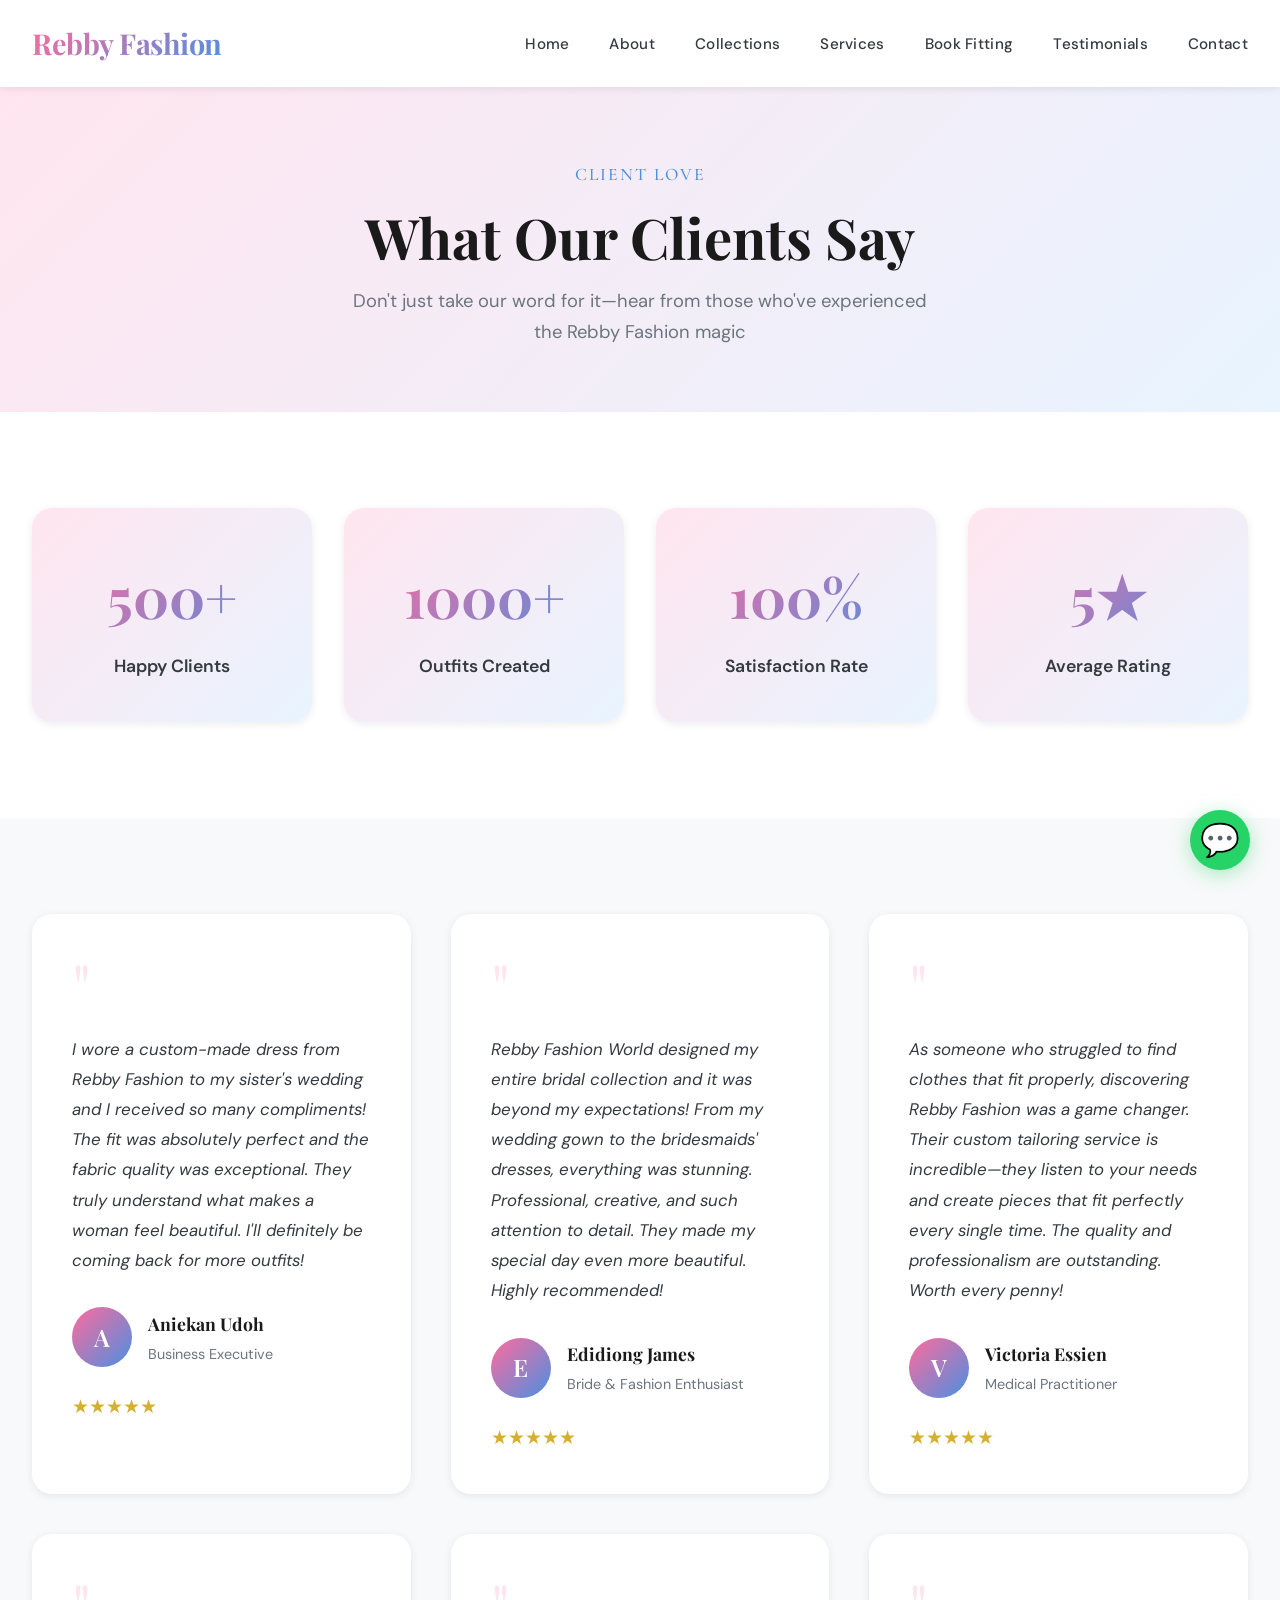
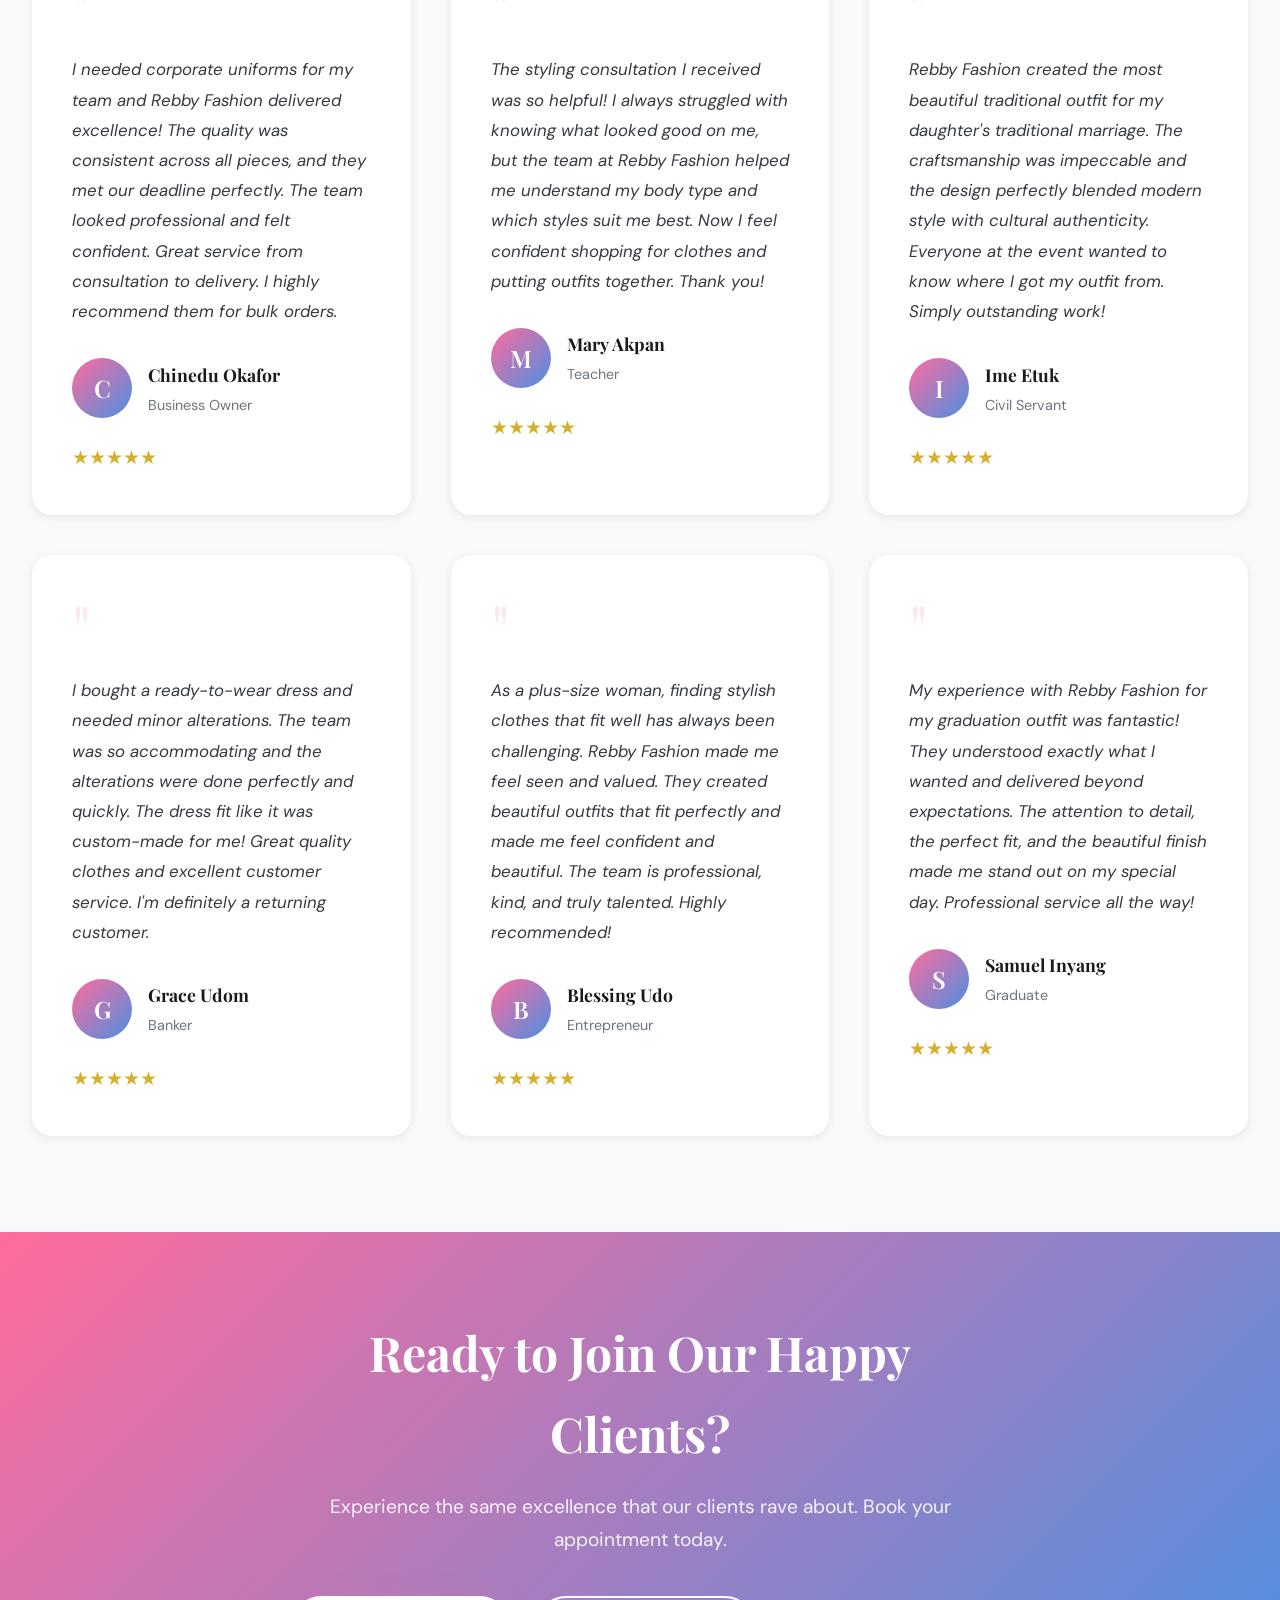
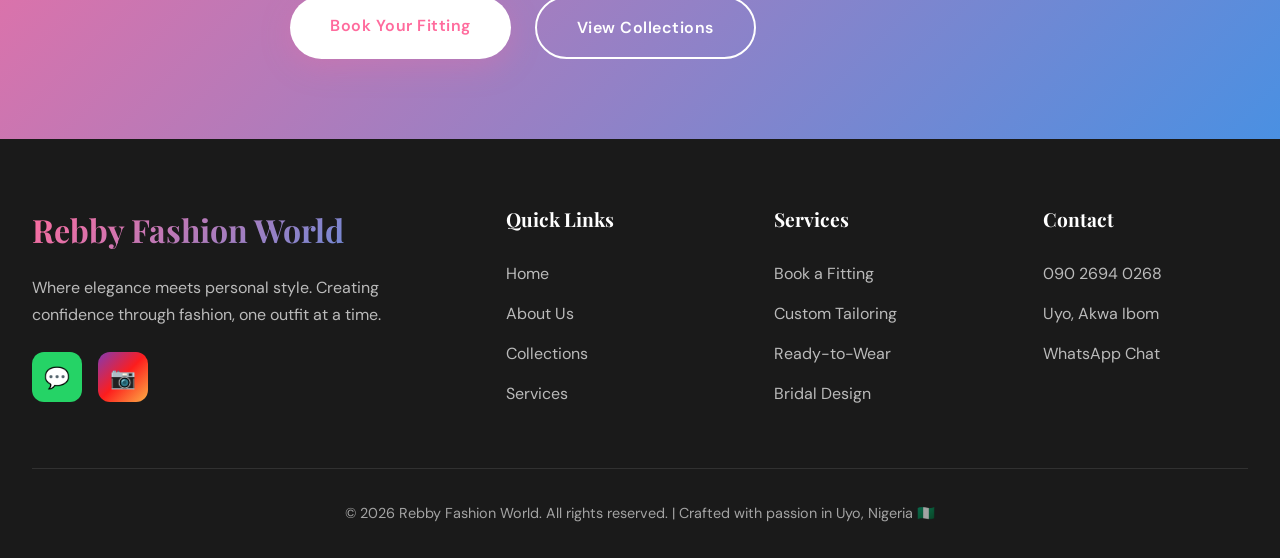
<file: testimonials.html>
<!DOCTYPE html>
<html lang="en">
<head>
    <meta charset="UTF-8">
    <meta name="viewport" content="width=device-width, initial-scale=1.0">
    <title>Testimonials - Rebby Fashion World | Client Reviews</title>
    <meta name="description" content="Read what our clients say about Rebby Fashion World. Discover reviews from satisfied customers in Uyo, Akwa Ibom State.">
    
    <link rel="preconnect" href="https://fonts.googleapis.com">
    <link rel="preconnect" href="https://fonts.gstatic.com" crossorigin>
    <link href="https://fonts.googleapis.com/css2?family=Playfair+Display:wght@400;500;600;700;800&family=Cormorant+Garamond:wght@300;400;500;600;700&family=DM+Sans:wght@300;400;500;600;700&display=swap" rel="stylesheet">
    
    <link rel="stylesheet" href="styles.css">
</head>
<body>
    <!-- Navigation -->
    <nav class="nav" id="nav">
        <div class="nav-container">
            <div class="logo">Rebby Fashion</div>
            <ul class="nav-links" id="navLinks">
                <li><a href="index.html">Home</a></li>
                <li><a href="about.html">About</a></li>
                <li><a href="collections.html">Collections</a></li>
                <li><a href="services.html">Services</a></li>
                <li><a href="booking.html">Book Fitting</a></li>
                <li><a href="testimonials.html">Testimonials</a></li>
                <li><a href="contact.html">Contact</a></li>
            </ul>
            <div class="menu-toggle" id="menuToggle">
                <span></span>
                <span></span>
                <span></span>
            </div>
        </div>
    </nav>

    <!-- Page Header -->
    <section class="page-header">
        <div class="container">
            <div class="page-header-content fade-in">
                <div class="section-subtitle">Client Love</div>
                <h1 class="page-title">What Our Clients Say</h1>
                <p>Don't just take our word for it—hear from those who've experienced the Rebby Fashion magic</p>
            </div>
        </div>
    </section>

    <!-- Stats Section -->
    <section class="section stats-section">
        <div class="container">
            <div class="stats-grid">
                <div class="stat-card fade-in">
                    <div class="stat-number">500+</div>
                    <div class="stat-label">Happy Clients</div>
                </div>
                <div class="stat-card fade-in">
                    <div class="stat-number">1000+</div>
                    <div class="stat-label">Outfits Created</div>
                </div>
                <div class="stat-card fade-in">
                    <div class="stat-number">100%</div>
                    <div class="stat-label">Satisfaction Rate</div>
                </div>
                <div class="stat-card fade-in">
                    <div class="stat-number">5★</div>
                    <div class="stat-label">Average Rating</div>
                </div>
            </div>
        </div>
    </section>

    <!-- Testimonials Section -->
    <section class="section testimonials-page">
        <div class="container">
            <div class="testimonials-grid-page">
                <div class="testimonial-card fade-in">
                    <div class="testimonial-quote">"</div>
                    <p class="testimonial-text">
                        I wore a custom-made dress from Rebby Fashion to my sister's wedding and I received so many 
                        compliments! The fit was absolutely perfect and the fabric quality was exceptional. They truly 
                        understand what makes a woman feel beautiful. I'll definitely be coming back for more outfits!
                    </p>
                    <div class="testimonial-author">
                        <div class="testimonial-avatar">A</div>
                        <div class="testimonial-info">
                            <h4>Aniekan Udoh</h4>
                            <p>Business Executive</p>
                        </div>
                    </div>
                    <div class="testimonial-stars">★★★★★</div>
                </div>
                
                <div class="testimonial-card fade-in">
                    <div class="testimonial-quote">"</div>
                    <p class="testimonial-text">
                        Rebby Fashion World designed my entire bridal collection and it was beyond my expectations! 
                        From my wedding gown to the bridesmaids' dresses, everything was stunning. Professional, 
                        creative, and such attention to detail. They made my special day even more beautiful. Highly recommended!
                    </p>
                    <div class="testimonial-author">
                        <div class="testimonial-avatar">E</div>
                        <div class="testimonial-info">
                            <h4>Edidiong James</h4>
                            <p>Bride & Fashion Enthusiast</p>
                        </div>
                    </div>
                    <div class="testimonial-stars">★★★★★</div>
                </div>
                
                <div class="testimonial-card fade-in">
                    <div class="testimonial-quote">"</div>
                    <p class="testimonial-text">
                        As someone who struggled to find clothes that fit properly, discovering Rebby Fashion was a 
                        game changer. Their custom tailoring service is incredible—they listen to your needs and create 
                        pieces that fit perfectly every single time. The quality and professionalism are outstanding. Worth every penny!
                    </p>
                    <div class="testimonial-author">
                        <div class="testimonial-avatar">V</div>
                        <div class="testimonial-info">
                            <h4>Victoria Essien</h4>
                            <p>Medical Practitioner</p>
                        </div>
                    </div>
                    <div class="testimonial-stars">★★★★★</div>
                </div>

                <div class="testimonial-card fade-in">
                    <div class="testimonial-quote">"</div>
                    <p class="testimonial-text">
                        I needed corporate uniforms for my team and Rebby Fashion delivered excellence! The quality was 
                        consistent across all pieces, and they met our deadline perfectly. The team looked professional 
                        and felt confident. Great service from consultation to delivery. I highly recommend them for bulk orders.
                    </p>
                    <div class="testimonial-author">
                        <div class="testimonial-avatar">C</div>
                        <div class="testimonial-info">
                            <h4>Chinedu Okafor</h4>
                            <p>Business Owner</p>
                        </div>
                    </div>
                    <div class="testimonial-stars">★★★★★</div>
                </div>

                <div class="testimonial-card fade-in">
                    <div class="testimonial-quote">"</div>
                    <p class="testimonial-text">
                        The styling consultation I received was so helpful! I always struggled with knowing what looked 
                        good on me, but the team at Rebby Fashion helped me understand my body type and which styles 
                        suit me best. Now I feel confident shopping for clothes and putting outfits together. Thank you!
                    </p>
                    <div class="testimonial-author">
                        <div class="testimonial-avatar">M</div>
                        <div class="testimonial-info">
                            <h4>Mary Akpan</h4>
                            <p>Teacher</p>
                        </div>
                    </div>
                    <div class="testimonial-stars">★★★★★</div>
                </div>

                <div class="testimonial-card fade-in">
                    <div class="testimonial-quote">"</div>
                    <p class="testimonial-text">
                        Rebby Fashion created the most beautiful traditional outfit for my daughter's traditional marriage. 
                        The craftsmanship was impeccable and the design perfectly blended modern style with cultural 
                        authenticity. Everyone at the event wanted to know where I got my outfit from. Simply outstanding work!
                    </p>
                    <div class="testimonial-author">
                        <div class="testimonial-avatar">I</div>
                        <div class="testimonial-info">
                            <h4>Ime Etuk</h4>
                            <p>Civil Servant</p>
                        </div>
                    </div>
                    <div class="testimonial-stars">★★★★★</div>
                </div>

                <div class="testimonial-card fade-in">
                    <div class="testimonial-quote">"</div>
                    <p class="testimonial-text">
                        I bought a ready-to-wear dress and needed minor alterations. The team was so accommodating and 
                        the alterations were done perfectly and quickly. The dress fit like it was custom-made for me! 
                        Great quality clothes and excellent customer service. I'm definitely a returning customer.
                    </p>
                    <div class="testimonial-author">
                        <div class="testimonial-avatar">G</div>
                        <div class="testimonial-info">
                            <h4>Grace Udom</h4>
                            <p>Banker</p>
                        </div>
                    </div>
                    <div class="testimonial-stars">★★★★★</div>
                </div>

                <div class="testimonial-card fade-in">
                    <div class="testimonial-quote">"</div>
                    <p class="testimonial-text">
                        As a plus-size woman, finding stylish clothes that fit well has always been challenging. Rebby 
                        Fashion made me feel seen and valued. They created beautiful outfits that fit perfectly and made 
                        me feel confident and beautiful. The team is professional, kind, and truly talented. Highly recommended!
                    </p>
                    <div class="testimonial-author">
                        <div class="testimonial-avatar">B</div>
                        <div class="testimonial-info">
                            <h4>Blessing Udo</h4>
                            <p>Entrepreneur</p>
                        </div>
                    </div>
                    <div class="testimonial-stars">★★★★★</div>
                </div>

                <div class="testimonial-card fade-in">
                    <div class="testimonial-quote">"</div>
                    <p class="testimonial-text">
                        My experience with Rebby Fashion for my graduation outfit was fantastic! They understood exactly 
                        what I wanted and delivered beyond expectations. The attention to detail, the perfect fit, and 
                        the beautiful finish made me stand out on my special day. Professional service all the way!
                    </p>
                    <div class="testimonial-author">
                        <div class="testimonial-avatar">S</div>
                        <div class="testimonial-info">
                            <h4>Samuel Inyang</h4>
                            <p>Graduate</p>
                        </div>
                    </div>
                    <div class="testimonial-stars">★★★★★</div>
                </div>
            </div>
        </div>
    </section>

    <!-- CTA Section -->
    <section class="cta-section">
        <div class="container">
            <div class="cta-content fade-in">
                <h2>Ready to Join Our Happy Clients?</h2>
                <p>Experience the same excellence that our clients rave about. Book your appointment today.</p>
                <div class="cta-buttons">
                    <a href="booking.html" class="btn btn-primary">Book Your Fitting</a>
                    <a href="collections.html" class="btn btn-secondary">View Collections</a>
                </div>
            </div>
        </div>
    </section>

    <!-- Footer -->
    <footer class="footer">
        <div class="footer-content">
            <div class="footer-brand">
                <h3>Rebby Fashion World</h3>
                <p>Where elegance meets personal style. Creating confidence through fashion, one outfit at a time.</p>
                <div class="social-links">
                    <a href="https://wa.me/2349026940268" class="social-link whatsapp" target="_blank" aria-label="WhatsApp">💬</a>
                    <a href="#" class="social-link instagram" target="_blank" aria-label="Instagram">📷</a>
                </div>
            </div>
            
            <div class="footer-section">
                <h4>Quick Links</h4>
                <ul class="footer-links">
                    <li><a href="index.html">Home</a></li>
                    <li><a href="about.html">About Us</a></li>
                    <li><a href="collections.html">Collections</a></li>
                    <li><a href="services.html">Services</a></li>
                </ul>
            </div>
            
            <div class="footer-section">
                <h4>Services</h4>
                <ul class="footer-links">
                    <li><a href="booking.html">Book a Fitting</a></li>
                    <li><a href="services.html">Custom Tailoring</a></li>
                    <li><a href="services.html">Ready-to-Wear</a></li>
                    <li><a href="services.html">Bridal Design</a></li>
                </ul>
            </div>
            
            <div class="footer-section">
                <h4>Contact</h4>
                <ul class="footer-links">
                    <li><a href="tel:+2349026940268">090 2694 0268</a></li>
                    <li><a href="contact.html">Uyo, Akwa Ibom</a></li>
                    <li><a href="https://wa.me/2349026940268">WhatsApp Chat</a></li>
                </ul>
            </div>
        </div>
        
        <div class="footer-bottom">
            <p>&copy; 2026 Rebby Fashion World. All rights reserved. | Crafted with passion in Uyo, Nigeria 🇳🇬</p>
        </div>
    </footer>

    <!-- WhatsApp Float Button -->
    <a href="https://wa.me/2349026940268?text=Hi%20Rebby%20Fashion!%20I'm%20interested%20in%20learning%20more%20about%20your%20services." 
       class="whatsapp-float" 
       target="_blank"
       aria-label="Chat on WhatsApp">💬</a>

    <script src="script.js"></script>
</body>
</html>
</file>
<file: styles.css>
:root {
    --pink: #FF6B9D;
    --pink-light: #FFE5EF;
    --pink-dark: #D4467E;
    --blue: #4A90E2;
    --blue-light: #E8F4FF;
    --blue-dark: #2E5C8A;
    --yellow: #FFD93D;
    --yellow-light: #FFF8E1;
    --yellow-dark: #D4B02E;
    --white: #FFFFFF;
    --cream: #FFF9F5;
    --gray-light: #F8F9FA;
    --gray: #6C757D;
    --gray-dark: #343A40;
    --black: #1A1A1A;
    
    --font-display: 'Playfair Display', serif;
    --font-elegant: 'Cormorant Garamond', serif;
    --font-body: 'DM Sans', sans-serif;
    
    --shadow-sm: 0 2px 8px rgba(0,0,0,0.08);
    --shadow-md: 0 4px 20px rgba(0,0,0,0.12);
    --shadow-lg: 0 8px 40px rgba(0,0,0,0.16);
    --shadow-pink: 0 8px 30px rgba(255, 107, 157, 0.25);
    --shadow-blue: 0 8px 30px rgba(74, 144, 226, 0.25);
}

* {
    margin: 0;
    padding: 0;
    box-sizing: border-box;
}

html {
    scroll-behavior: smooth;
}

body {
    font-family: var(--font-body);
    color: var(--gray-dark);
    line-height: 1.7;
    background-color: var(--cream);
    overflow-x: hidden;
}

/* Navigation */
.nav {
    position: fixed;
    top: 0;
    left: 0;
    right: 0;
    z-index: 1000;
    background: rgba(255, 255, 255, 0.95);
    backdrop-filter: blur(20px);
    box-shadow: var(--shadow-sm);
    transition: all 0.3s ease;
}

.nav.scrolled {
    box-shadow: var(--shadow-md);
    background: rgba(255, 255, 255, 0.98);
}

.nav-container {
    max-width: 1400px;
    margin: 0 auto;
    padding: 1.2rem 2rem;
    display: flex;
    justify-content: space-between;
    align-items: center;
}

.logo {
    font-family: var(--font-display);
    font-size: 1.8rem;
    font-weight: 700;
    background: linear-gradient(135deg, var(--pink), var(--blue));
    -webkit-background-clip: text;
    -webkit-text-fill-color: transparent;
    background-clip: text;
    letter-spacing: -0.5px;
}

.nav-links {
    display: flex;
    gap: 2.5rem;
    list-style: none;
    align-items: center;
}

.nav-links a {
    text-decoration: none;
    color: var(--gray-dark);
    font-weight: 500;
    font-size: 0.95rem;
    position: relative;
    transition: color 0.3s ease;
    letter-spacing: 0.3px;
}

.nav-links a::after {
    content: '';
    position: absolute;
    bottom: -5px;
    left: 0;
    width: 0;
    height: 2px;
    background: linear-gradient(90deg, var(--pink), var(--blue));
    transition: width 0.3s ease;
}

.nav-links a:hover {
    color: var(--pink);
}

.nav-links a:hover::after {
    width: 100%;
}

.menu-toggle {
    display: none;
    flex-direction: column;
    gap: 5px;
    cursor: pointer;
    padding: 8px;
}

.menu-toggle span {
    width: 25px;
    height: 2px;
    background: var(--pink);
    transition: all 0.3s ease;
}

/* Hero Section */
.hero {
    margin-top: 80px;
    min-height: calc(100vh - 80px);
    position: relative;
    display: flex;
    align-items: center;
    background: linear-gradient(135deg, var(--pink-light) 0%, var(--blue-light) 50%, var(--yellow-light) 100%);
    overflow: hidden;
}

.hero::before {
    content: '';
    position: absolute;
    top: -50%;
    right: -10%;
    width: 60%;
    height: 150%;
    background: radial-gradient(circle, rgba(255, 107, 157, 0.15) 0%, transparent 70%);
    animation: float 20s ease-in-out infinite;
}

.hero::after {
    content: '';
    position: absolute;
    bottom: -30%;
    left: -10%;
    width: 50%;
    height: 120%;
    background: radial-gradient(circle, rgba(74, 144, 226, 0.15) 0%, transparent 70%);
    animation: float 25s ease-in-out infinite reverse;
}

@keyframes float {
    0%, 100% { transform: translate(0, 0) scale(1); }
    50% { transform: translate(20px, 30px) scale(1.05); }
}

.hero-container {
    max-width: 1400px;
    margin: 0 auto;
    padding: 4rem 2rem;
    display: grid;
    grid-template-columns: 1fr 1fr;
    gap: 4rem;
    align-items: center;
    position: relative;
    z-index: 1;
}

.hero-content {
    animation: fadeInLeft 1s ease-out;
}

@keyframes fadeInLeft {
    from {
        opacity: 0;
        transform: translateX(-50px);
    }
    to {
        opacity: 1;
        transform: translateX(0);
    }
}

.hero-subtitle {
    font-family: var(--font-elegant);
    font-size: 1.2rem;
    color: var(--pink);
    font-weight: 500;
    margin-bottom: 1rem;
    letter-spacing: 2px;
    text-transform: uppercase;
}

.hero-title {
    font-family: var(--font-display);
    font-size: 4.5rem;
    font-weight: 800;
    line-height: 1.1;
    margin-bottom: 1.5rem;
    color: var(--black);
    letter-spacing: -1px;
}

.hero-title .gradient-text {
    background: linear-gradient(135deg, var(--pink), var(--blue), var(--yellow));
    -webkit-background-clip: text;
    -webkit-text-fill-color: transparent;
    background-clip: text;
}

.hero-description {
    font-size: 1.15rem;
    color: var(--gray);
    margin-bottom: 2.5rem;
    line-height: 1.8;
    max-width: 500px;
}

.cta-buttons {
    display: flex;
    gap: 1.5rem;
    flex-wrap: wrap;
}

.btn {
    padding: 1rem 2.5rem;
    border: none;
    border-radius: 50px;
    font-family: var(--font-body);
    font-size: 1rem;
    font-weight: 600;
    cursor: pointer;
    transition: all 0.3s ease;
    text-decoration: none;
    display: inline-block;
    letter-spacing: 0.5px;
}

.btn-primary {
    background: linear-gradient(135deg, var(--pink), var(--pink-dark));
    color: white;
    box-shadow: var(--shadow-pink);
}

.btn-primary:hover {
    transform: translateY(-3px);
    box-shadow: 0 12px 40px rgba(255, 107, 157, 0.35);
}

.btn-secondary {
    background: white;
    color: var(--pink);
    border: 2px solid var(--pink);
}

.btn-secondary:hover {
    background: var(--pink);
    color: white;
    transform: translateY(-3px);
}

.hero-image {
    position: relative;
    animation: fadeInRight 1s ease-out;
}

@keyframes fadeInRight {
    from {
        opacity: 0;
        transform: translateX(50px);
    }
    to {
        opacity: 1;
        transform: translateX(0);
    }
}

.hero-image-wrapper {
    position: relative;
    border-radius: 20px;
    overflow: hidden;
    box-shadow: var(--shadow-lg);
}

.hero-image-wrapper::before {
    content: '';
    position: absolute;
    top: 0;
    left: 0;
    right: 0;
    bottom: 0;
    background: linear-gradient(135deg, rgba(255, 107, 157, 0.1), rgba(74, 144, 226, 0.1));
    z-index: 1;
}

.hero-image-wrapper img {
    width: 100%;
    height: 600px;
    object-fit: cover;
    display: block;
}

.hero-badge {
    position: absolute;
    bottom: 30px;
    right: 30px;
    background: white;
    padding: 1.5rem 2rem;
    border-radius: 15px;
    box-shadow: var(--shadow-md);
    z-index: 2;
    animation: pulse 2s ease-in-out infinite;
}

@keyframes pulse {
    0%, 100% { transform: scale(1); }
    50% { transform: scale(1.05); }
}

.hero-badge-number {
    font-family: var(--font-display);
    font-size: 2.5rem;
    font-weight: 700;
    color: var(--pink);
    display: block;
}

.hero-badge-text {
    font-size: 0.9rem;
    color: var(--gray);
    font-weight: 500;
}

/* Section Styles */
.section {
    padding: 6rem 2rem;
    position: relative;
}

.section-header {
    text-align: center;
    max-width: 700px;
    margin: 0 auto 4rem;
}

.section-subtitle {
    font-family: var(--font-elegant);
    font-size: 1.1rem;
    color: var(--blue);
    font-weight: 500;
    margin-bottom: 0.8rem;
    letter-spacing: 2px;
    text-transform: uppercase;
}

.section-title {
    font-family: var(--font-display);
    font-size: 3rem;
    font-weight: 700;
    color: var(--black);
    margin-bottom: 1.5rem;
    line-height: 1.2;
}

.section-description {
    font-size: 1.1rem;
    color: var(--gray);
    line-height: 1.8;
}

.container {
    max-width: 1400px;
    margin: 0 auto;
}

.text-center {
    text-align: center;
}

/* Page Header */
.page-header {
    margin-top: 80px;
    padding: 5rem 2rem 4rem;
    background: linear-gradient(135deg, var(--pink-light), var(--blue-light));
    text-align: center;
}

.page-header-content {
    max-width: 800px;
    margin: 0 auto;
}

.page-title {
    font-family: var(--font-display);
    font-size: 3.5rem;
    font-weight: 700;
    color: var(--black);
    margin-bottom: 1rem;
    line-height: 1.2;
}

.page-header p {
    font-size: 1.15rem;
    color: var(--gray);
    max-width: 600px;
    margin: 0 auto;
}

/* Featured Collections Preview (Home Page) */
.featured {
    background: white;
}

.collections-preview {
    display: grid;
    grid-template-columns: repeat(auto-fit, minmax(320px, 1fr));
    gap: 2rem;
    margin-bottom: 2rem;
}

/* Collection Cards */
.collection-card {
    position: relative;
    border-radius: 20px;
    overflow: hidden;
    cursor: pointer;
    transition: all 0.4s ease;
    box-shadow: var(--shadow-sm);
    background: white;
}

.collection-card:hover {
    transform: translateY(-10px);
    box-shadow: var(--shadow-lg);
}

.collection-image {
    position: relative;
    overflow: hidden;
    height: 400px;
}

.collection-image img {
    width: 100%;
    height: 100%;
    object-fit: cover;
    transition: transform 0.5s ease;
}

.collection-card:hover .collection-image img {
    transform: scale(1.08);
}

.collection-overlay {
    position: absolute;
    top: 0;
    left: 0;
    right: 0;
    bottom: 0;
    background: linear-gradient(to bottom, transparent 0%, rgba(0,0,0,0.7) 100%);
    opacity: 0;
    transition: opacity 0.4s ease;
    display: flex;
    align-items: flex-end;
    padding: 2rem;
}

.collection-card:hover .collection-overlay {
    opacity: 1;
}

.collection-overlay-text {
    color: white;
}

.collection-overlay-text h4 {
    font-family: var(--font-display);
    font-size: 1.5rem;
    margin-bottom: 0.5rem;
}

.collection-content {
    padding: 1.5rem;
}

.collection-content h3 {
    font-family: var(--font-display);
    font-size: 1.5rem;
    color: var(--black);
    margin-bottom: 0.8rem;
}

.collection-content p {
    color: var(--gray);
    font-size: 0.95rem;
    line-height: 1.6;
}

.collection-features {
    list-style: none;
    margin-top: 1rem;
}

.collection-features li {
    color: var(--gray);
    font-size: 0.9rem;
    margin-bottom: 0.5rem;
    padding-left: 0;
}

/* Why Choose Us - Home Page */
.why-choose {
    background: var(--gray-light);
}

.features-grid {
    display: grid;
    grid-template-columns: repeat(auto-fit, minmax(250px, 1fr));
    gap: 2.5rem;
}

.feature-card {
    background: white;
    padding: 2.5rem 2rem;
    border-radius: 20px;
    box-shadow: var(--shadow-sm);
    transition: all 0.3s ease;
    text-align: center;
}

.feature-card:hover {
    transform: translateY(-8px);
    box-shadow: var(--shadow-md);
}

.feature-icon {
    width: 70px;
    height: 70px;
    border-radius: 15px;
    display: flex;
    align-items: center;
    justify-content: center;
    font-size: 2rem;
    margin: 0 auto 1.5rem;
    transition: all 0.3s ease;
}

.feature-icon.pink {
    background: var(--pink-light);
    color: var(--pink);
}

.feature-icon.blue {
    background: var(--blue-light);
    color: var(--blue);
}

.feature-icon.yellow {
    background: var(--yellow-light);
    color: var(--yellow-dark);
}

.feature-card:hover .feature-icon {
    transform: scale(1.1) rotate(5deg);
}

.feature-card h3 {
    font-family: var(--font-display);
    font-size: 1.3rem;
    color: var(--black);
    margin-bottom: 1rem;
}

.feature-card p {
    color: var(--gray);
    line-height: 1.7;
    font-size: 0.98rem;
}

/* About Page Specific */
.about-detail {
    background: white;
}

.about-content {
    display: grid;
    grid-template-columns: 1fr 1fr;
    gap: 5rem;
    align-items: center;
}

.about-image {
    position: relative;
}

.about-image-main {
    border-radius: 20px;
    overflow: hidden;
    box-shadow: var(--shadow-md);
}

.about-image-main img {
    width: 100%;
    height: 500px;
    object-fit: cover;
    display: block;
}

.about-accent {
    position: absolute;
    bottom: -20px;
    right: -20px;
    width: 200px;
    height: 200px;
    background: linear-gradient(135deg, var(--yellow), var(--yellow-dark));
    border-radius: 20px;
    z-index: -1;
}

.about-text h2 {
    font-family: var(--font-display);
    font-size: 2.5rem;
    color: var(--black);
    margin-bottom: 1.5rem;
}

.about-text p {
    margin-bottom: 1.5rem;
    font-size: 1.05rem;
    line-height: 1.8;
}

.values-section {
    background: var(--gray-light);
}

.values-grid {
    display: grid;
    grid-template-columns: repeat(auto-fit, minmax(300px, 1fr));
    gap: 2.5rem;
}

.value-card {
    background: white;
    padding: 2.5rem;
    border-radius: 20px;
    box-shadow: var(--shadow-sm);
    transition: all 0.3s ease;
}

.value-card:hover {
    transform: translateY(-5px);
    box-shadow: var(--shadow-md);
}

.value-icon {
    width: 70px;
    height: 70px;
    border-radius: 15px;
    display: flex;
    align-items: center;
    justify-content: center;
    font-size: 2rem;
    margin-bottom: 1.5rem;
}

.value-card h3 {
    font-family: var(--font-display);
    font-size: 1.5rem;
    color: var(--black);
    margin-bottom: 1rem;
}

.value-card p {
    color: var(--gray);
    line-height: 1.7;
}

.mission-vision {
    background: white;
}

.mv-grid {
    display: grid;
    grid-template-columns: repeat(auto-fit, minmax(400px, 1fr));
    gap: 3rem;
}

.mv-card {
    background: linear-gradient(135deg, var(--pink-light), var(--blue-light));
    padding: 3rem;
    border-radius: 20px;
    box-shadow: var(--shadow-sm);
}

.mv-icon {
    font-size: 3rem;
    margin-bottom: 1.5rem;
}

.mv-card h3 {
    font-family: var(--font-display);
    font-size: 2rem;
    color: var(--black);
    margin-bottom: 1rem;
}

.mv-card p {
    font-size: 1.05rem;
    line-height: 1.8;
    color: var(--gray-dark);
}

/* Collections Page */
.collections-page {
    background: var(--gray-light);
}

.collections-grid-page {
    display: grid;
    grid-template-columns: repeat(auto-fit, minmax(350px, 1fr));
    gap: 3rem;
}

/* Services Page */
.services-detail {
    background: white;
}

.services-grid-detail {
    display: grid;
    grid-template-columns: repeat(auto-fit, minmax(350px, 1fr));
    gap: 3rem;
}

.service-detail-card {
    background: white;
    padding: 2.5rem;
    border-radius: 20px;
    box-shadow: var(--shadow-sm);
    transition: all 0.4s ease;
    border: 2px solid transparent;
}

.service-detail-card:hover {
    transform: translateY(-8px);
    box-shadow: var(--shadow-md);
    border-color: var(--pink-light);
}

.service-detail-icon {
    width: 80px;
    height: 80px;
    border-radius: 15px;
    display: flex;
    align-items: center;
    justify-content: center;
    font-size: 2.5rem;
    margin-bottom: 1.5rem;
}

.service-detail-icon.pink {
    background: var(--pink-light);
    color: var(--pink);
}

.service-detail-icon.blue {
    background: var(--blue-light);
    color: var(--blue);
}

.service-detail-icon.yellow {
    background: var(--yellow-light);
    color: var(--yellow-dark);
}

.service-detail-card h3 {
    font-family: var(--font-display);
    font-size: 1.8rem;
    color: var(--black);
    margin-bottom: 1rem;
}

.service-detail-card p {
    color: var(--gray);
    line-height: 1.8;
    margin-bottom: 1.5rem;
}

.service-features {
    list-style: none;
    margin-bottom: 2rem;
}

.service-features li {
    padding: 0.5rem 0;
    color: var(--gray-dark);
    font-size: 0.95rem;
}

.btn-service {
    display: inline-block;
    padding: 0.8rem 2rem;
    background: linear-gradient(135deg, var(--pink), var(--pink-dark));
    color: white;
    text-decoration: none;
    border-radius: 50px;
    font-weight: 600;
    transition: all 0.3s ease;
}

.btn-service:hover {
    transform: translateY(-2px);
    box-shadow: var(--shadow-pink);
}

.process-section {
    background: var(--gray-light);
}

.process-grid {
    display: grid;
    grid-template-columns: repeat(auto-fit, minmax(250px, 1fr));
    gap: 2.5rem;
}

.process-step {
    background: white;
    padding: 2.5rem;
    border-radius: 20px;
    box-shadow: var(--shadow-sm);
    text-align: center;
    transition: all 0.3s ease;
}

.process-step:hover {
    transform: translateY(-5px);
    box-shadow: var(--shadow-md);
}

.process-number {
    font-family: var(--font-display);
    font-size: 3rem;
    font-weight: 700;
    background: linear-gradient(135deg, var(--pink), var(--blue));
    -webkit-background-clip: text;
    -webkit-text-fill-color: transparent;
    background-clip: text;
    margin-bottom: 1rem;
}

.process-step h3 {
    font-family: var(--font-display);
    font-size: 1.5rem;
    color: var(--black);
    margin-bottom: 1rem;
}

.process-step p {
    color: var(--gray);
    line-height: 1.7;
}

/* Booking Page */
.booking-page {
    background: white;
}

.booking-wrapper {
    display: grid;
    grid-template-columns: 1fr 1.2fr;
    gap: 4rem;
    align-items: start;
}

.booking-info h2 {
    font-family: var(--font-display);
    font-size: 2.5rem;
    color: var(--black);
    margin-bottom: 1rem;
}

.booking-info > p {
    font-size: 1.05rem;
    color: var(--gray);
    margin-bottom: 2.5rem;
}

.booking-benefits {
    display: flex;
    flex-direction: column;
    gap: 2rem;
    margin-bottom: 3rem;
}

.benefit-item {
    display: flex;
    gap: 1.2rem;
}

.benefit-icon {
    width: 60px;
    height: 60px;
    border-radius: 12px;
    display: flex;
    align-items: center;
    justify-content: center;
    font-size: 1.5rem;
    flex-shrink: 0;
}

.benefit-text h4 {
    font-family: var(--font-body);
    font-size: 1.1rem;
    font-weight: 600;
    color: var(--black);
    margin-bottom: 0.3rem;
}

.benefit-text p {
    font-size: 0.95rem;
    color: var(--gray);
}

.booking-contact {
    background: var(--gray-light);
    padding: 2rem;
    border-radius: 15px;
}

.booking-contact h3 {
    font-family: var(--font-display);
    font-size: 1.5rem;
    color: var(--black);
    margin-bottom: 0.8rem;
}

.booking-contact p {
    color: var(--gray);
    margin-bottom: 1rem;
}

.contact-link {
    display: block;
    padding: 1rem;
    background: white;
    color: var(--pink);
    text-decoration: none;
    border-radius: 10px;
    margin-bottom: 0.8rem;
    font-weight: 600;
    text-align: center;
    transition: all 0.3s ease;
}

.contact-link:hover {
    transform: translateY(-2px);
    box-shadow: var(--shadow-sm);
}

.whatsapp-link {
    background: #25D366;
    color: white;
}

.booking-form-container {
    background: var(--gray-light);
    padding: 3rem;
    border-radius: 20px;
    box-shadow: var(--shadow-sm);
}

.booking-form-container h3 {
    font-family: var(--font-display);
    font-size: 2rem;
    color: var(--black);
    margin-bottom: 2rem;
}

.form-group {
    margin-bottom: 2rem;
}

.form-group label {
    display: block;
    font-weight: 600;
    color: var(--black);
    margin-bottom: 0.8rem;
    font-size: 1rem;
}

.form-group input,
.form-group select,
.form-group textarea {
    width: 100%;
    padding: 1rem 1.5rem;
    border: 2px solid #e0e0e0;
    border-radius: 12px;
    font-family: var(--font-body);
    font-size: 1rem;
    transition: all 0.3s ease;
}

.form-group input:focus,
.form-group select:focus,
.form-group textarea:focus {
    outline: none;
    border-color: var(--pink);
    box-shadow: 0 0 0 4px rgba(255, 107, 157, 0.1);
}

.form-group textarea {
    min-height: 120px;
    resize: vertical;
}

.form-row {
    display: grid;
    grid-template-columns: 1fr 1fr;
    gap: 2rem;
}

.btn-submit {
    width: 100%;
    padding: 1.2rem;
    background: linear-gradient(135deg, var(--pink), var(--blue));
    color: white;
    border: none;
    border-radius: 12px;
    font-size: 1.1rem;
    font-weight: 600;
    cursor: pointer;
    transition: all 0.3s ease;
    letter-spacing: 0.5px;
}

.btn-submit:hover {
    transform: translateY(-2px);
    box-shadow: 0 10px 30px rgba(255, 107, 157, 0.3);
}

.form-note {
    font-size: 0.85rem;
    color: var(--gray);
    margin-top: 1rem;
    text-align: center;
}

.success-message {
    display: none;
    background: linear-gradient(135deg, #4CAF50, #45a049);
    color: white;
    padding: 1.5rem;
    border-radius: 12px;
    margin-top: 1.5rem;
    text-align: center;
    font-weight: 500;
}

.success-message.show {
    display: block;
    animation: slideIn 0.5s ease-out;
}

@keyframes slideIn {
    from {
        opacity: 0;
        transform: translateY(-20px);
    }
    to {
        opacity: 1;
        transform: translateY(0);
    }
}

/* Location Section */
.location-section {
    background: var(--gray-light);
}

.location-content {
    display: grid;
    grid-template-columns: 1fr 1.2fr;
    gap: 4rem;
    align-items: start;
}

.location-info h3 {
    font-family: var(--font-display);
    font-size: 2rem;
    color: var(--black);
    margin-bottom: 2rem;
}

.location-details {
    display: flex;
    flex-direction: column;
    gap: 2rem;
}

.location-item {
    display: flex;
    gap: 1.2rem;
}

.location-icon {
    font-size: 1.5rem;
    flex-shrink: 0;
}

.location-item strong {
    display: block;
    margin-bottom: 0.5rem;
    color: var(--black);
}

.location-item a {
    color: var(--pink);
    text-decoration: none;
    font-weight: 600;
    transition: color 0.3s ease;
}

.location-item a:hover {
    color: var(--pink-dark);
}

.map-container {
    border-radius: 20px;
    overflow: hidden;
    box-shadow: var(--shadow-md);
    height: 400px;
}

.map-container iframe {
    width: 100%;
    height: 100%;
    border: none;
}

/* Testimonials Page */
.stats-section {
    background: white;
}

.stats-grid {
    display: grid;
    grid-template-columns: repeat(auto-fit, minmax(200px, 1fr));
    gap: 2rem;
}

.stat-card {
    background: linear-gradient(135deg, var(--pink-light), var(--blue-light));
    padding: 2.5rem 2rem;
    border-radius: 20px;
    text-align: center;
    box-shadow: var(--shadow-sm);
    transition: all 0.3s ease;
}

.stat-card:hover {
    transform: translateY(-5px);
    box-shadow: var(--shadow-md);
}

.stat-number {
    font-family: var(--font-display);
    font-size: 3.5rem;
    font-weight: 700;
    background: linear-gradient(135deg, var(--pink), var(--blue));
    -webkit-background-clip: text;
    -webkit-text-fill-color: transparent;
    background-clip: text;
    margin-bottom: 0.5rem;
}

.stat-label {
    font-size: 1.1rem;
    color: var(--gray-dark);
    font-weight: 600;
}

.testimonials-page {
    background: var(--gray-light);
}

.testimonials-grid-page {
    display: grid;
    grid-template-columns: repeat(auto-fit, minmax(350px, 1fr));
    gap: 2.5rem;
}

.testimonial-card {
    background: white;
    padding: 2.5rem;
    border-radius: 20px;
    box-shadow: var(--shadow-sm);
    position: relative;
    transition: all 0.3s ease;
}

.testimonial-card:hover {
    transform: translateY(-5px);
    box-shadow: var(--shadow-md);
}

.testimonial-quote {
    font-size: 4rem;
    font-family: var(--font-display);
    color: var(--pink-light);
    line-height: 1;
    margin-bottom: 1rem;
}

.testimonial-text {
    font-size: 1.05rem;
    line-height: 1.8;
    color: var(--gray-dark);
    margin-bottom: 2rem;
    font-style: italic;
}

.testimonial-author {
    display: flex;
    align-items: center;
    gap: 1rem;
}

.testimonial-avatar {
    width: 60px;
    height: 60px;
    border-radius: 50%;
    background: linear-gradient(135deg, var(--pink), var(--blue));
    display: flex;
    align-items: center;
    justify-content: center;
    color: white;
    font-family: var(--font-display);
    font-size: 1.5rem;
    font-weight: 600;
    flex-shrink: 0;
}

.testimonial-info h4 {
    font-family: var(--font-display);
    font-size: 1.1rem;
    color: var(--black);
    margin-bottom: 0.2rem;
}

.testimonial-info p {
    color: var(--gray);
    font-size: 0.9rem;
}

.testimonial-stars {
    color: var(--yellow-dark);
    font-size: 1.2rem;
    margin-top: 1.5rem;
}

/* Contact Page */
.contact-page {
    background: white;
}

.contact-grid {
    display: grid;
    grid-template-columns: 1fr 1.2fr;
    gap: 5rem;
}

.contact-info-main h2 {
    font-family: var(--font-display);
    font-size: 2.5rem;
    color: var(--black);
    margin-bottom: 1.5rem;
}

.contact-info-main > p {
    font-size: 1.05rem;
    color: var(--gray);
    margin-bottom: 3rem;
    line-height: 1.8;
}

.contact-cards {
    display: grid;
    gap: 2rem;
    margin-bottom: 3rem;
}

.contact-card {
    background: var(--gray-light);
    padding: 2rem;
    border-radius: 15px;
    display: flex;
    gap: 1.5rem;
    transition: all 0.3s ease;
}

.contact-card:hover {
    transform: translateY(-3px);
    box-shadow: var(--shadow-sm);
}

.contact-card-icon {
    width: 60px;
    height: 60px;
    border-radius: 12px;
    display: flex;
    align-items: center;
    justify-content: center;
    font-size: 1.5rem;
    flex-shrink: 0;
}

.contact-card-content h3 {
    font-family: var(--font-display);
    font-size: 1.3rem;
    color: var(--black);
    margin-bottom: 0.8rem;
}

.contact-card-content p {
    color: var(--gray);
    line-height: 1.7;
    margin-bottom: 0.8rem;
}

.social-connect {
    background: linear-gradient(135deg, var(--pink-light), var(--blue-light));
    padding: 2rem;
    border-radius: 15px;
}

.social-connect h3 {
    font-family: var(--font-display);
    font-size: 1.5rem;
    color: var(--black);
    margin-bottom: 1.5rem;
}

.social-links-large {
    display: flex;
    gap: 1rem;
}

.social-links-large .social-link {
    flex: 1;
    padding: 1rem;
    border-radius: 12px;
    display: flex;
    align-items: center;
    justify-content: center;
    gap: 0.8rem;
    text-decoration: none;
    font-weight: 600;
    transition: all 0.3s ease;
}

.social-icon {
    font-size: 1.5rem;
}

.social-text {
    font-size: 1rem;
}

.contact-form-section {
    position: sticky;
    top: 120px;
}

.contact-form-header {
    margin-bottom: 2rem;
}

.contact-form-header h3 {
    font-family: var(--font-display);
    font-size: 2rem;
    color: var(--black);
    margin-bottom: 0.8rem;
}

.contact-form-header p {
    color: var(--gray);
    line-height: 1.7;
}

.map-section {
    background: var(--gray-light);
}

.map-container-large {
    border-radius: 20px;
    overflow: hidden;
    box-shadow: var(--shadow-md);
    height: 500px;
}

.map-container-large iframe {
    width: 100%;
    height: 100%;
    border: none;
}

.faq-section {
    background: white;
}

.faq-grid {
    display: grid;
    grid-template-columns: repeat(auto-fit, minmax(350px, 1fr));
    gap: 2.5rem;
}

.faq-item {
    background: var(--gray-light);
    padding: 2rem;
    border-radius: 15px;
    transition: all 0.3s ease;
}

.faq-item:hover {
    transform: translateY(-3px);
    box-shadow: var(--shadow-sm);
}

.faq-item h3 {
    font-family: var(--font-display);
    font-size: 1.3rem;
    color: var(--black);
    margin-bottom: 1rem;
}

.faq-item p {
    color: var(--gray);
    line-height: 1.7;
}

/* CTA Section */
.cta-section {
    background: linear-gradient(135deg, var(--pink), var(--blue));
    padding: 5rem 2rem;
}

.cta-content {
    text-align: center;
    max-width: 700px;
    margin: 0 auto;
}

.cta-content h2 {
    font-family: var(--font-display);
    font-size: 3rem;
    color: white;
    margin-bottom: 1rem;
}

.cta-content p {
    font-size: 1.2rem;
    color: rgba(255, 255, 255, 0.9);
    margin-bottom: 2.5rem;
}

.cta-section .btn-primary {
    background: white;
    color: var(--pink);
}

.cta-section .btn-secondary {
    background: transparent;
    border-color: white;
    color: white;
}

.cta-section .btn-secondary:hover {
    background: white;
    color: var(--pink);
}

/* Footer */
.footer {
    background: var(--black);
    color: white;
    padding: 4rem 2rem 2rem;
}

.footer-content {
    max-width: 1400px;
    margin: 0 auto;
    display: grid;
    grid-template-columns: 2fr 1fr 1fr 1fr;
    gap: 4rem;
    margin-bottom: 3rem;
}

.footer-brand h3 {
    font-family: var(--font-display);
    font-size: 2rem;
    margin-bottom: 1rem;
    background: linear-gradient(135deg, var(--pink), var(--blue));
    -webkit-background-clip: text;
    -webkit-text-fill-color: transparent;
    background-clip: text;
}

.footer-brand p {
    color: rgba(255, 255, 255, 0.7);
    line-height: 1.7;
    margin-bottom: 1.5rem;
}

.footer-section h4 {
    font-family: var(--font-display);
    font-size: 1.2rem;
    margin-bottom: 1.5rem;
}

.footer-links {
    list-style: none;
}

.footer-links li {
    margin-bottom: 0.8rem;
}

.footer-links a {
    color: rgba(255, 255, 255, 0.7);
    text-decoration: none;
    transition: color 0.3s ease;
}

.footer-links a:hover {
    color: var(--pink);
}

.social-links {
    display: flex;
    gap: 1rem;
}

.social-link {
    width: 50px;
    height: 50px;
    border-radius: 12px;
    display: flex;
    align-items: center;
    justify-content: center;
    font-size: 1.3rem;
    text-decoration: none;
    transition: all 0.3s ease;
}

.social-link.whatsapp {
    background: #25D366;
    color: white;
}

.social-link.instagram {
    background: linear-gradient(135deg, #833AB4, #FD1D1D, #FCAF45);
    color: white;
}

.social-link:hover {
    transform: translateY(-5px);
    box-shadow: var(--shadow-md);
}

.footer-bottom {
    max-width: 1400px;
    margin: 0 auto;
    padding-top: 2rem;
    border-top: 1px solid rgba(255, 255, 255, 0.1);
    text-align: center;
    color: rgba(255, 255, 255, 0.6);
    font-size: 0.9rem;
}

/* WhatsApp Float Button */
.whatsapp-float {
    position: fixed;
    bottom: 30px;
    right: 30px;
    width: 60px;
    height: 60px;
    background: #25D366;
    color: white;
    border-radius: 50%;
    display: flex;
    align-items: center;
    justify-content: center;
    font-size: 2rem;
    box-shadow: 0 4px 20px rgba(37, 211, 102, 0.4);
    cursor: pointer;
    z-index: 999;
    transition: all 0.3s ease;
    text-decoration: none;
}

.whatsapp-float:hover {
    transform: scale(1.1);
    box-shadow: 0 6px 30px rgba(37, 211, 102, 0.5);
}

/* Scroll Animations */
.fade-in {
    opacity: 0;
    transform: translateY(30px);
    transition: opacity 0.6s ease, transform 0.6s ease;
}

.fade-in.visible {
    opacity: 1;
    transform: translateY(0);
}

/* Responsive Design */
@media (max-width: 1024px) {
    .hero-container,
    .about-content,
    .contact-grid,
    .booking-wrapper,
    .location-content {
        grid-template-columns: 1fr;
        gap: 3rem;
    }
    
    .hero-title {
        font-size: 3.5rem;
    }
    
    .footer-content {
        grid-template-columns: 1fr 1fr;
        gap: 3rem;
    }
    
    .mv-grid {
        grid-template-columns: 1fr;
    }
}

@media (max-width: 768px) {
    .nav-links {
        position: fixed;
        top: 80px;
        left: -100%;
        width: 100%;
        height: calc(100vh - 80px);
        background: white;
        flex-direction: column;
        padding: 3rem 2rem;
        gap: 2rem;
        transition: left 0.3s ease;
        box-shadow: var(--shadow-md);
    }
    
    .nav-links.active {
        left: 0;
    }
    
    .menu-toggle {
        display: flex;
    }
    
    .menu-toggle.active span:nth-child(1) {
        transform: rotate(45deg) translate(7px, 7px);
    }
    
    .menu-toggle.active span:nth-child(2) {
        opacity: 0;
    }
    
    .menu-toggle.active span:nth-child(3) {
        transform: rotate(-45deg) translate(7px, -7px);
    }
    
    .hero-title {
        font-size: 2.5rem;
    }
    
    .page-title {
        font-size: 2.5rem;
    }
    
    .section-title {
        font-size: 2rem;
    }
    
    .cta-buttons {
        flex-direction: column;
    }
    
    .btn {
        width: 100%;
        text-align: center;
    }
    
    .collections-preview,
    .collections-grid-page,
    .services-grid-detail,
    .testimonials-grid-page,
    .faq-grid {
        grid-template-columns: 1fr;
    }
    
    .form-row {
        grid-template-columns: 1fr;
        gap: 1.5rem;
    }
    
    .booking-form-container {
        padding: 2rem;
    }
    
    .footer-content {
        grid-template-columns: 1fr;
        gap: 2.5rem;
    }
    
    .stat-number {
        font-size: 2.5rem;
    }
    
    .contact-form-section {
        position: static;
    }
}
</file>
